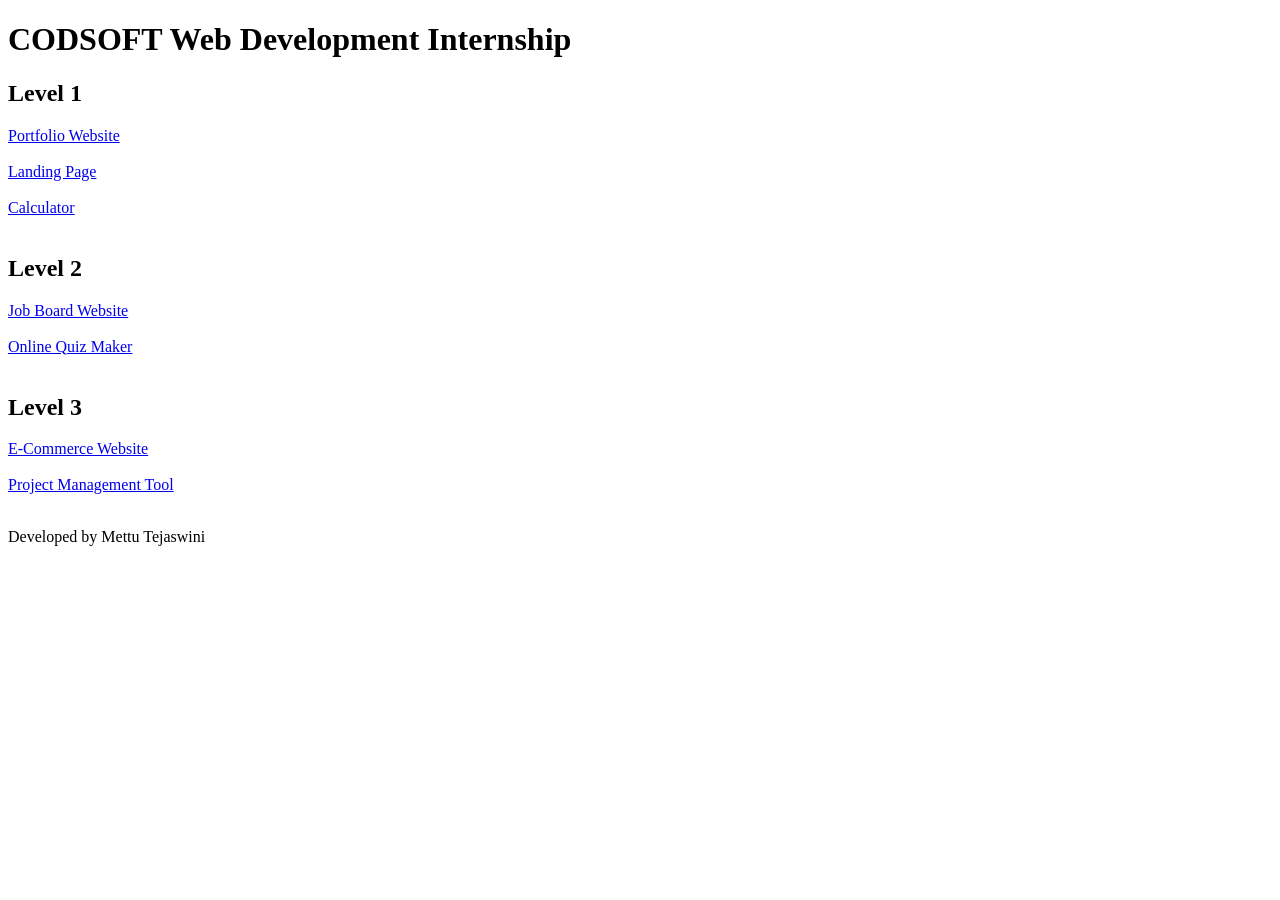
<file: index.html>
<!DOCTYPE html>
<html lang="en">
<head>
    <meta charset="UTF-8">
    <meta name="viewport" content="width=device-width, initial-scale=1.0">
    <title>CODSOFT Projects</title>
</head>
<body>

    <h1>CODSOFT Web Development Internship</h1>

    <h2>Level 1</h2>
    <a href="L1_Portfolio/index.html">Portfolio Website</a><br><br>
    <a href="L1_LandingPage/index.html">Landing Page</a><br><br>
    <a href="L1_Calculator/index.html">Calculator</a><br><br>

    <h2>Level 2</h2>
    <a href="L2_JobBoard/index.html">Job Board Website</a><br><br>
    <a href="L2_QuizMaker/index.html">Online Quiz Maker</a><br><br>

    <h2>Level 3</h2>
    <a href="L3_ECommerce/index.html">E-Commerce Website</a><br><br>
    <a href="L3_ProjectManagement/index.html">Project Management Tool</a><br><br>

    <p>Developed by Mettu Tejaswini</p>

</body>
</html>
</file>
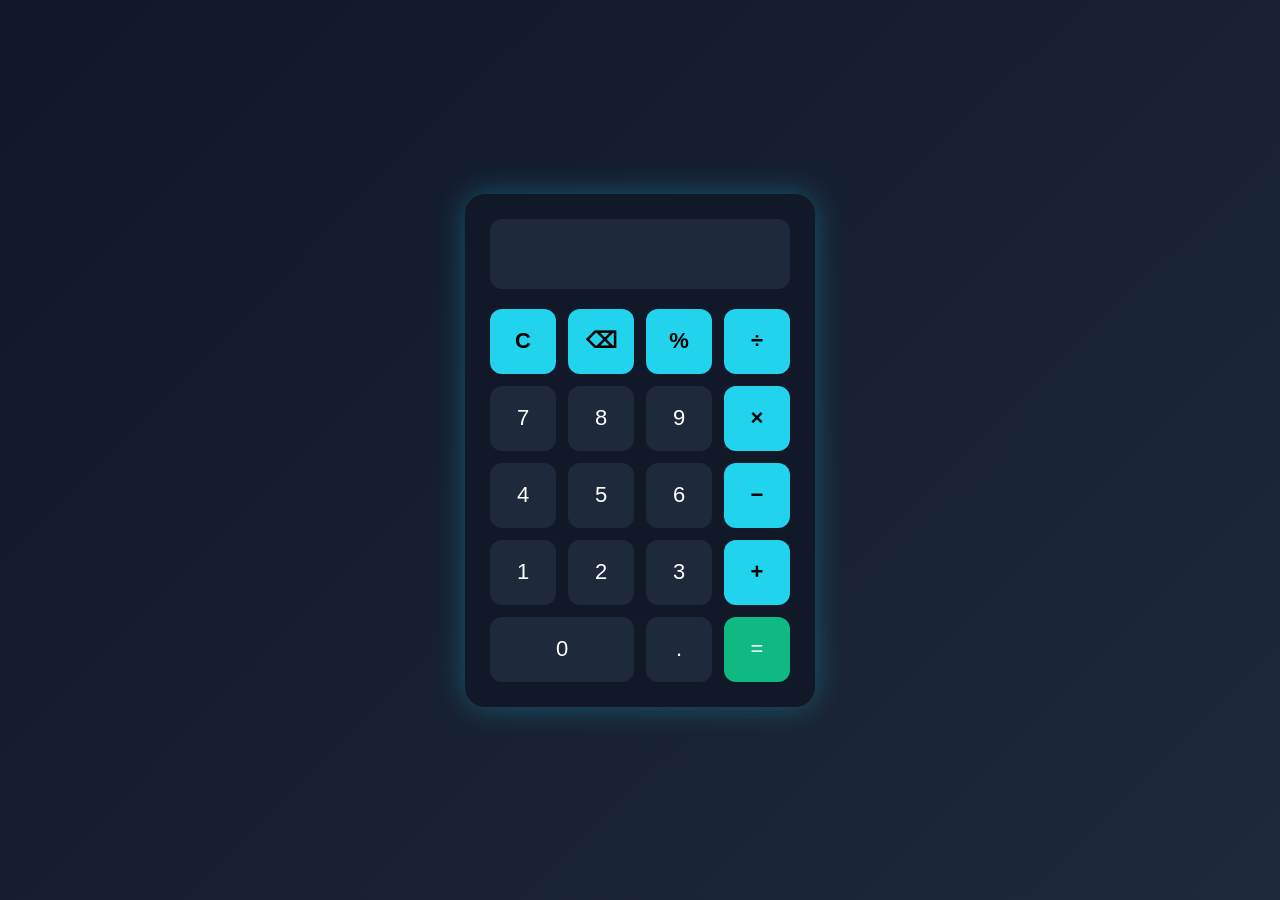
<file: L1_Calculator/index.html>
<!DOCTYPE html>
<html lang="en">
<head>
    <meta charset="UTF-8">
    <meta name="viewport" content="width=device-width, initial-scale=1.0">
    <title>Professional Calculator</title>
    <link rel="stylesheet" href="style.css">
</head>
<body>

<div class="calculator">

    <input type="text" id="display" readonly>

    <div class="buttons">

        <button class="operator" onclick="clearDisplay()">C</button>
        <button class="operator" onclick="deleteLast()">⌫</button>
        <button class="operator" onclick="appendValue('%')">%</button>
        <button class="operator" onclick="appendValue('/')">÷</button>

        <button onclick="appendValue('7')">7</button>
        <button onclick="appendValue('8')">8</button>
        <button onclick="appendValue('9')">9</button>
        <button class="operator" onclick="appendValue('*')">×</button>

        <button onclick="appendValue('4')">4</button>
        <button onclick="appendValue('5')">5</button>
        <button onclick="appendValue('6')">6</button>
        <button class="operator" onclick="appendValue('-')">−</button>

        <button onclick="appendValue('1')">1</button>
        <button onclick="appendValue('2')">2</button>
        <button onclick="appendValue('3')">3</button>
        <button class="operator" onclick="appendValue('+')">+</button>

        <button class="zero" onclick="appendValue('0')">0</button>
        <button onclick="appendValue('.')">.</button>
        <button class="equal" onclick="calculate()">=</button>

    </div>

</div>

<script src="script.js"></script>

</body>
</html>
</file>
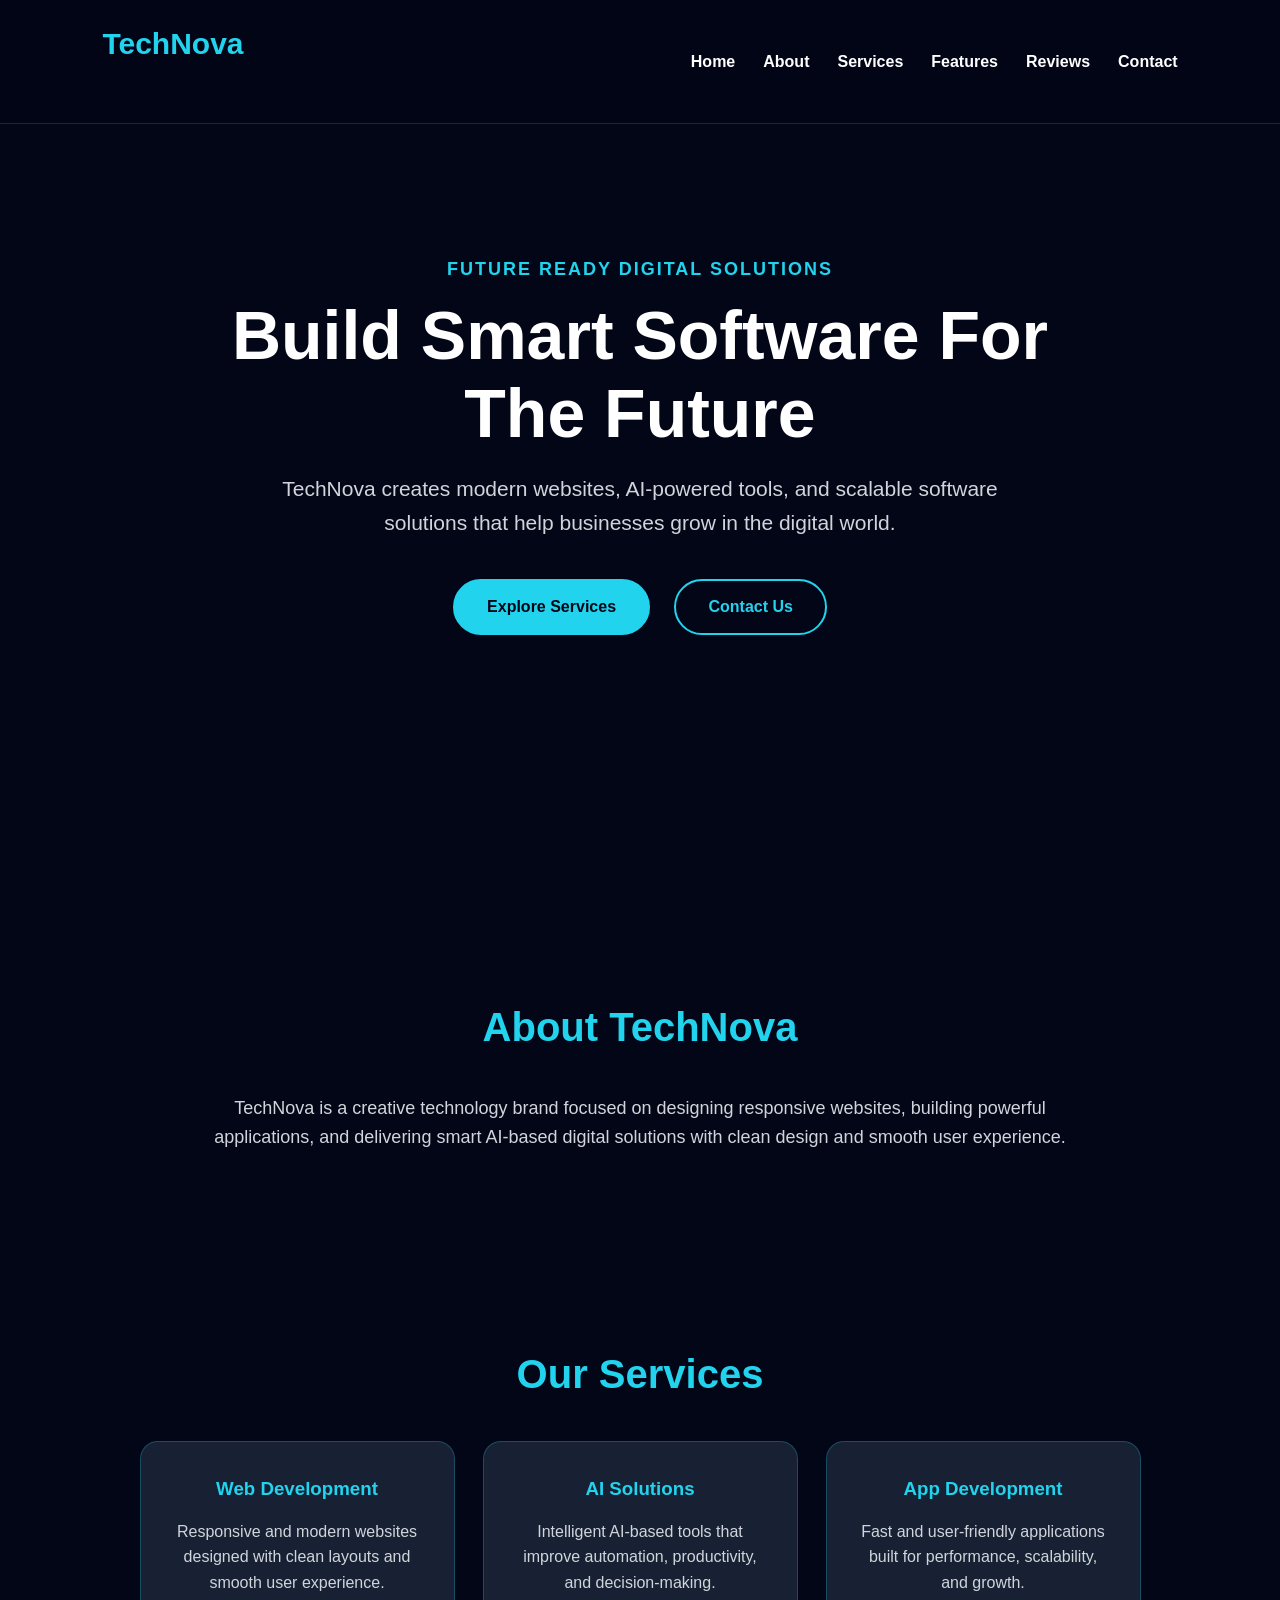
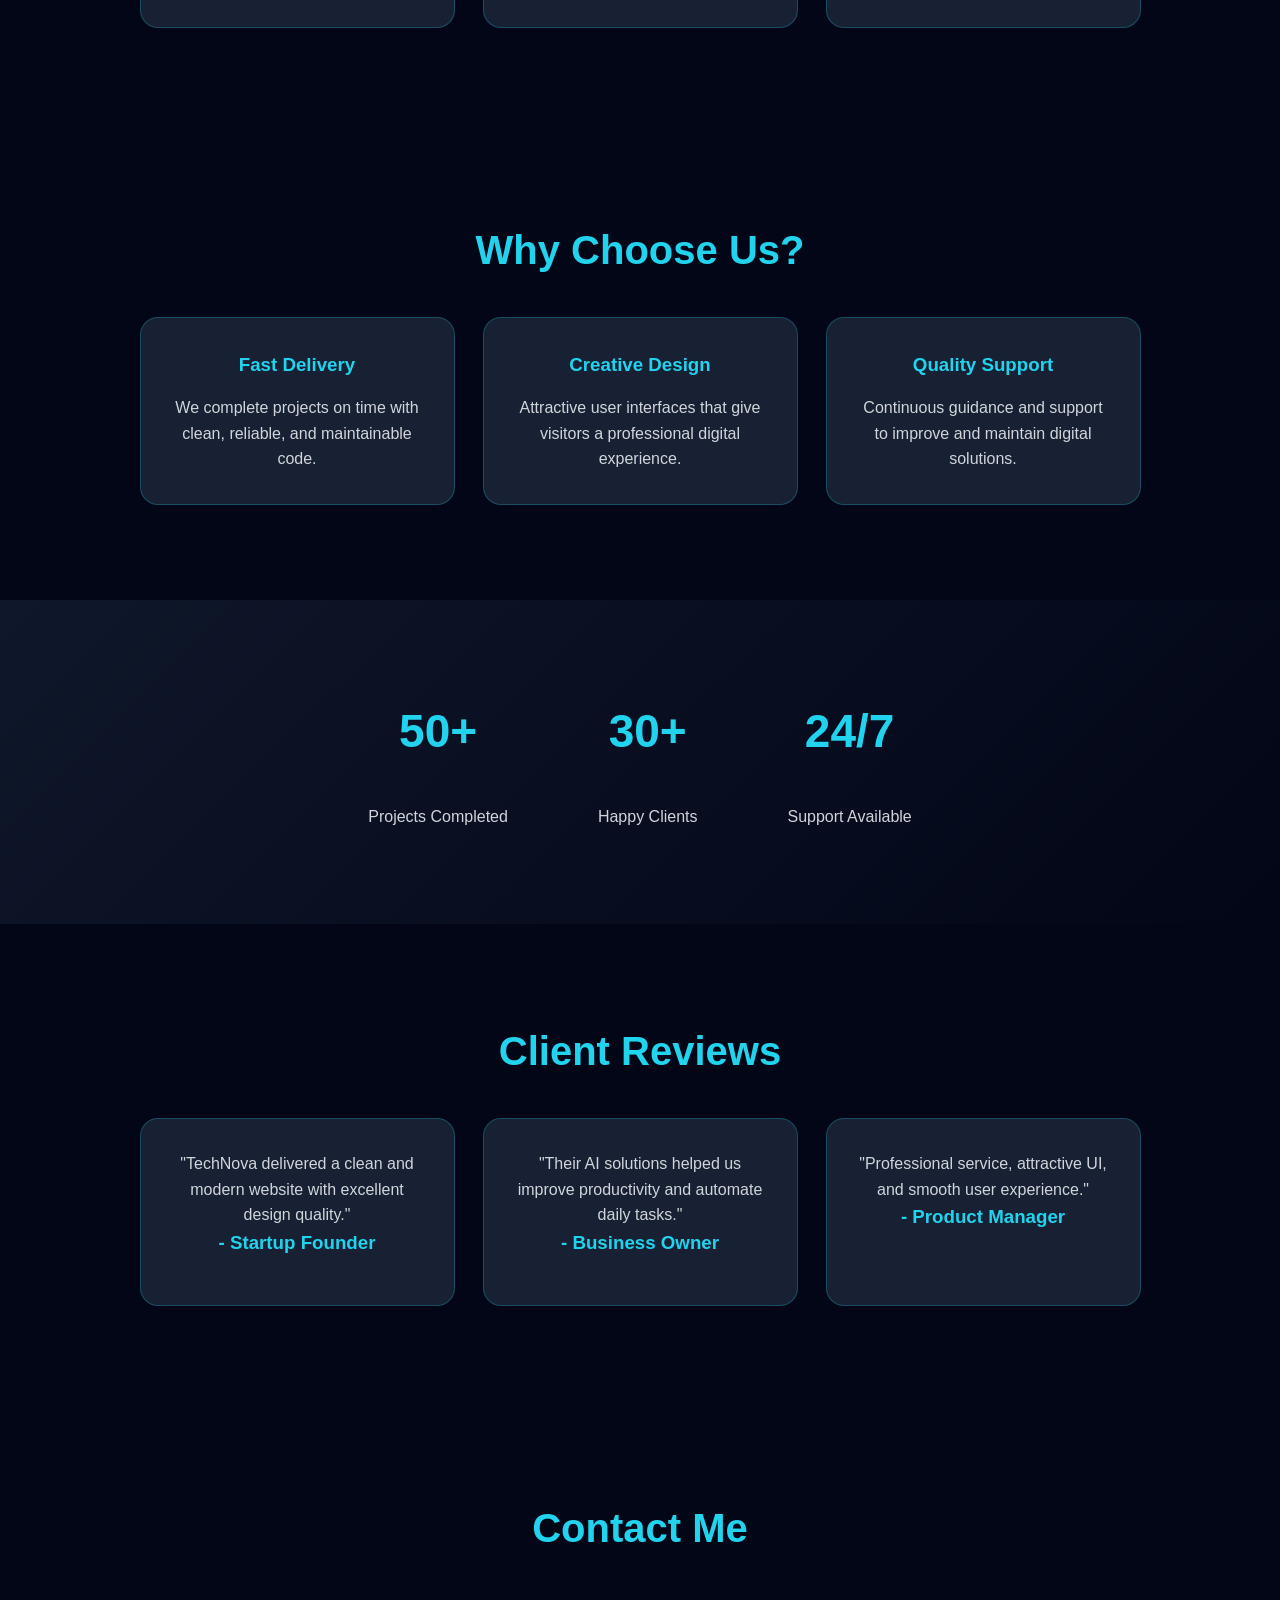
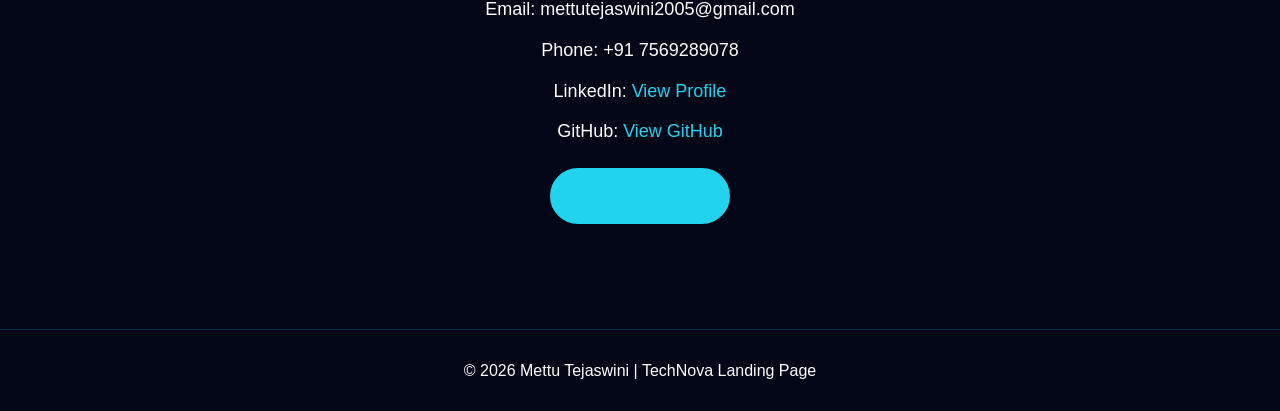
<file: L1_LandingPage/index.html>
<!DOCTYPE html>
<html lang="en">
<head>
    <meta charset="UTF-8">
    <meta name="viewport" content="width=device-width, initial-scale=1.0">
    <title>TechNova | AI & Software Solutions</title>
    <link rel="stylesheet" href="style.css">
</head>
<body>

<header>
    <nav class="navbar">
        <h2 class="logo">TechNova</h2>

        <ul>
            <li><a href="#home">Home</a></li>
            <li><a href="#about">About</a></li>
            <li><a href="#services">Services</a></li>
            <li><a href="#features">Features</a></li>
            <li><a href="#testimonials">Reviews</a></li>
            <li><a href="#contact">Contact</a></li>
        </ul>
    </nav>
</header>

<section class="hero" id="home">
    <div class="hero-content">
        <p class="tagline">Future Ready Digital Solutions</p>

        <h1>Build Smart Software For The Future</h1>

        <p class="hero-text">
            TechNova creates modern websites, AI-powered tools, and scalable
            software solutions that help businesses grow in the digital world.
        </p>

        <div class="buttons">
            <a href="#services" class="btn">Explore Services</a>
            <a href="#contact" class="btn outline">Contact Us</a>
        </div>
    </div>
</section>

<section class="about" id="about">
    <h2>About TechNova</h2>
    <p>
        TechNova is a creative technology brand focused on designing responsive
        websites, building powerful applications, and delivering smart AI-based
        digital solutions with clean design and smooth user experience.
    </p>
</section>

<section class="services" id="services">
    <h2>Our Services</h2>

    <div class="cards">
        <div class="card">
            <h3>Web Development</h3>
            <p>Responsive and modern websites designed with clean layouts and smooth user experience.</p>
        </div>

        <div class="card">
            <h3>AI Solutions</h3>
            <p>Intelligent AI-based tools that improve automation, productivity, and decision-making.</p>
        </div>

        <div class="card">
            <h3>App Development</h3>
            <p>Fast and user-friendly applications built for performance, scalability, and growth.</p>
        </div>
    </div>
</section>

<section class="features" id="features">
    <h2>Why Choose Us?</h2>

    <div class="features-box">
        <div>
            <h3>Fast Delivery</h3>
            <p>We complete projects on time with clean, reliable, and maintainable code.</p>
        </div>

        <div>
            <h3>Creative Design</h3>
            <p>Attractive user interfaces that give visitors a professional digital experience.</p>
        </div>

        <div>
            <h3>Quality Support</h3>
            <p>Continuous guidance and support to improve and maintain digital solutions.</p>
        </div>
    </div>
</section>

<section class="stats">
    <div>
        <h2>50+</h2>
        <p>Projects Completed</p>
    </div>

    <div>
        <h2>30+</h2>
        <p>Happy Clients</p>
    </div>

    <div>
        <h2>24/7</h2>
        <p>Support Available</p>
    </div>
</section>

<section class="testimonials" id="testimonials">
    <h2>Client Reviews</h2>

    <div class="cards">
        <div class="card">
            <p>"TechNova delivered a clean and modern website with excellent design quality."</p>
            <h3>- Startup Founder</h3>
        </div>

        <div class="card">
            <p>"Their AI solutions helped us improve productivity and automate daily tasks."</p>
            <h3>- Business Owner</h3>
        </div>

        <div class="card">
            <p>"Professional service, attractive UI, and smooth user experience."</p>
            <h3>- Product Manager</h3>
        </div>
    </div>
</section>

<section class="contact" id="contact">
    <h2>Contact Me</h2>

    <p>Email: mettutejaswini2005@gmail.com</p>
    <p>Phone: +91 7569289078</p>

    <p>
        LinkedIn:
        <a href="https://www.linkedin.com/in/m-tejaswini-128678366/" target="_blank">
            View Profile
        </a>
    </p>

    <p>
        GitHub:
        <a href="https://github.com/Mettutejureddy45" target="_blank">
            View GitHub
        </a>
    </p>

    <a href="mailto:mettutejaswini2005@gmail.com" class="btn">Send Message</a>
</section>

<footer>
    <p>© 2026 Mettu Tejaswini | TechNova Landing Page</p>
</footer>

</body>
</html>
</file>
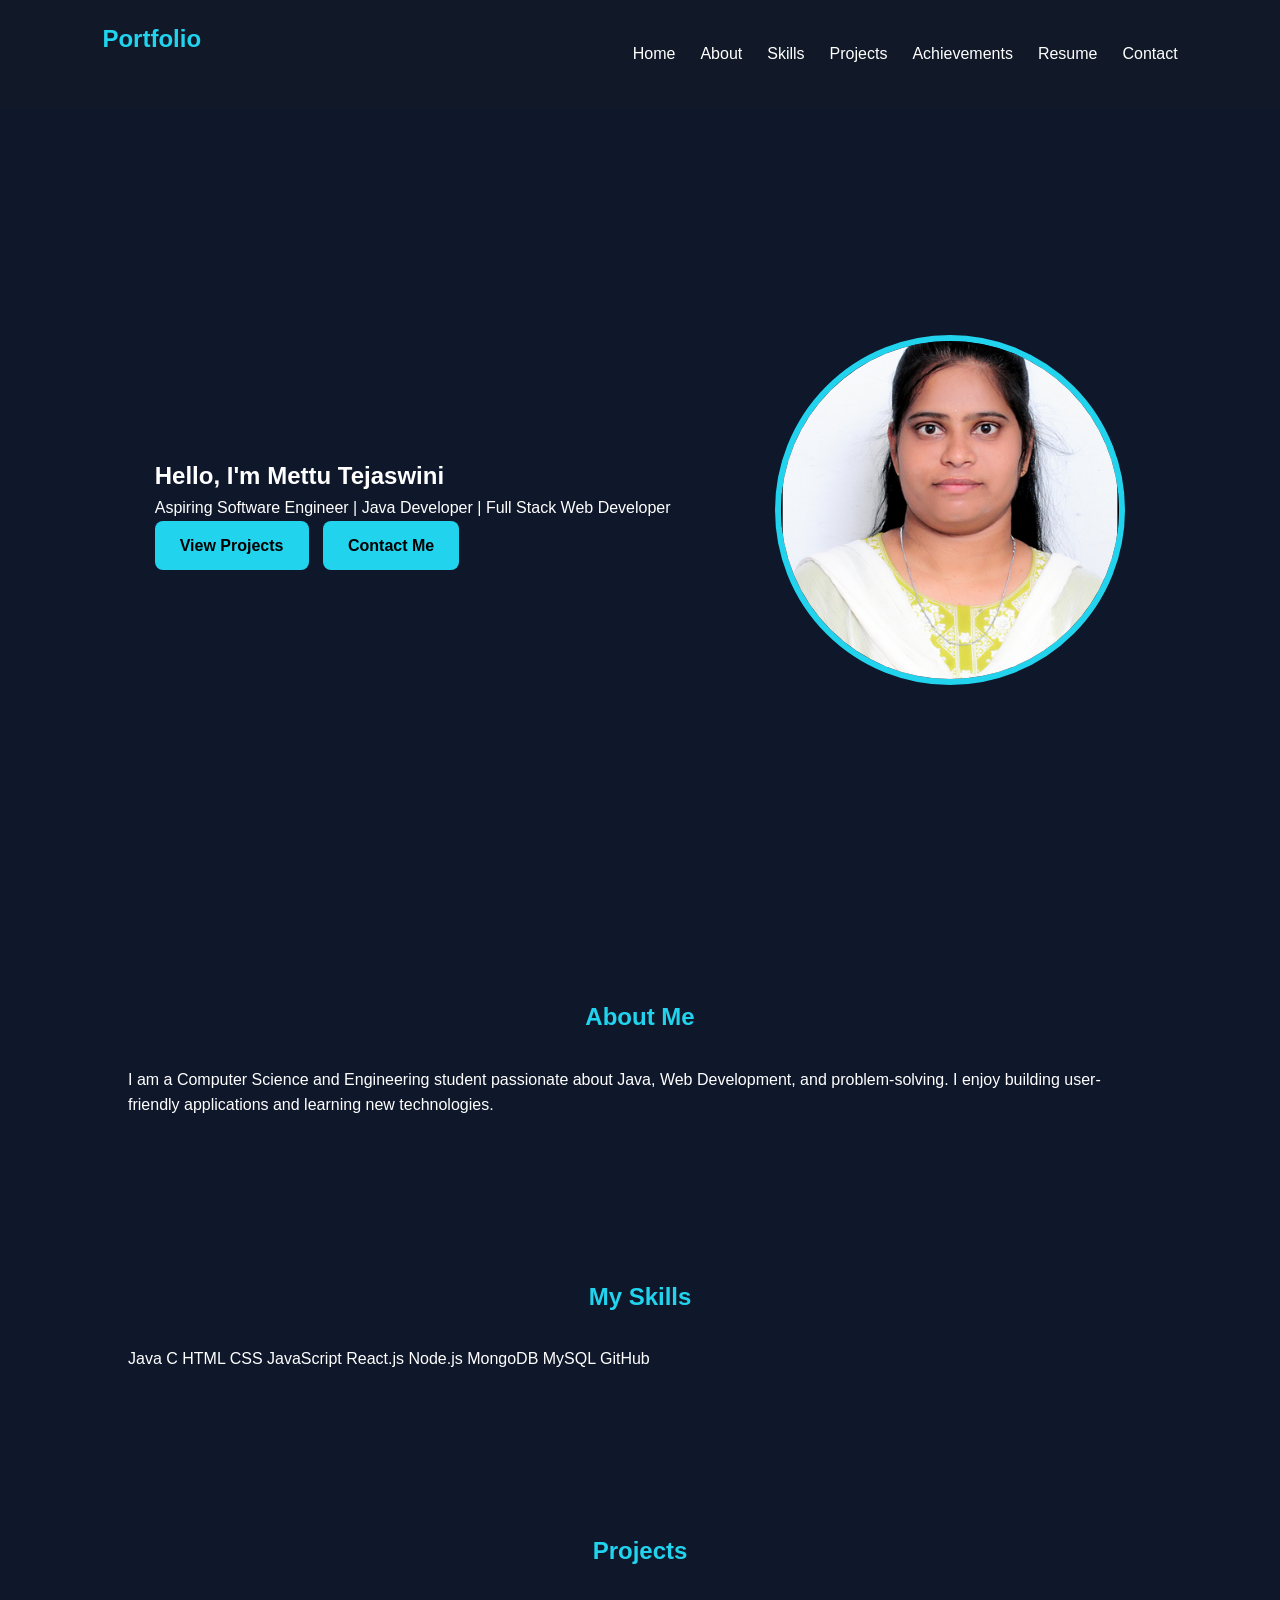
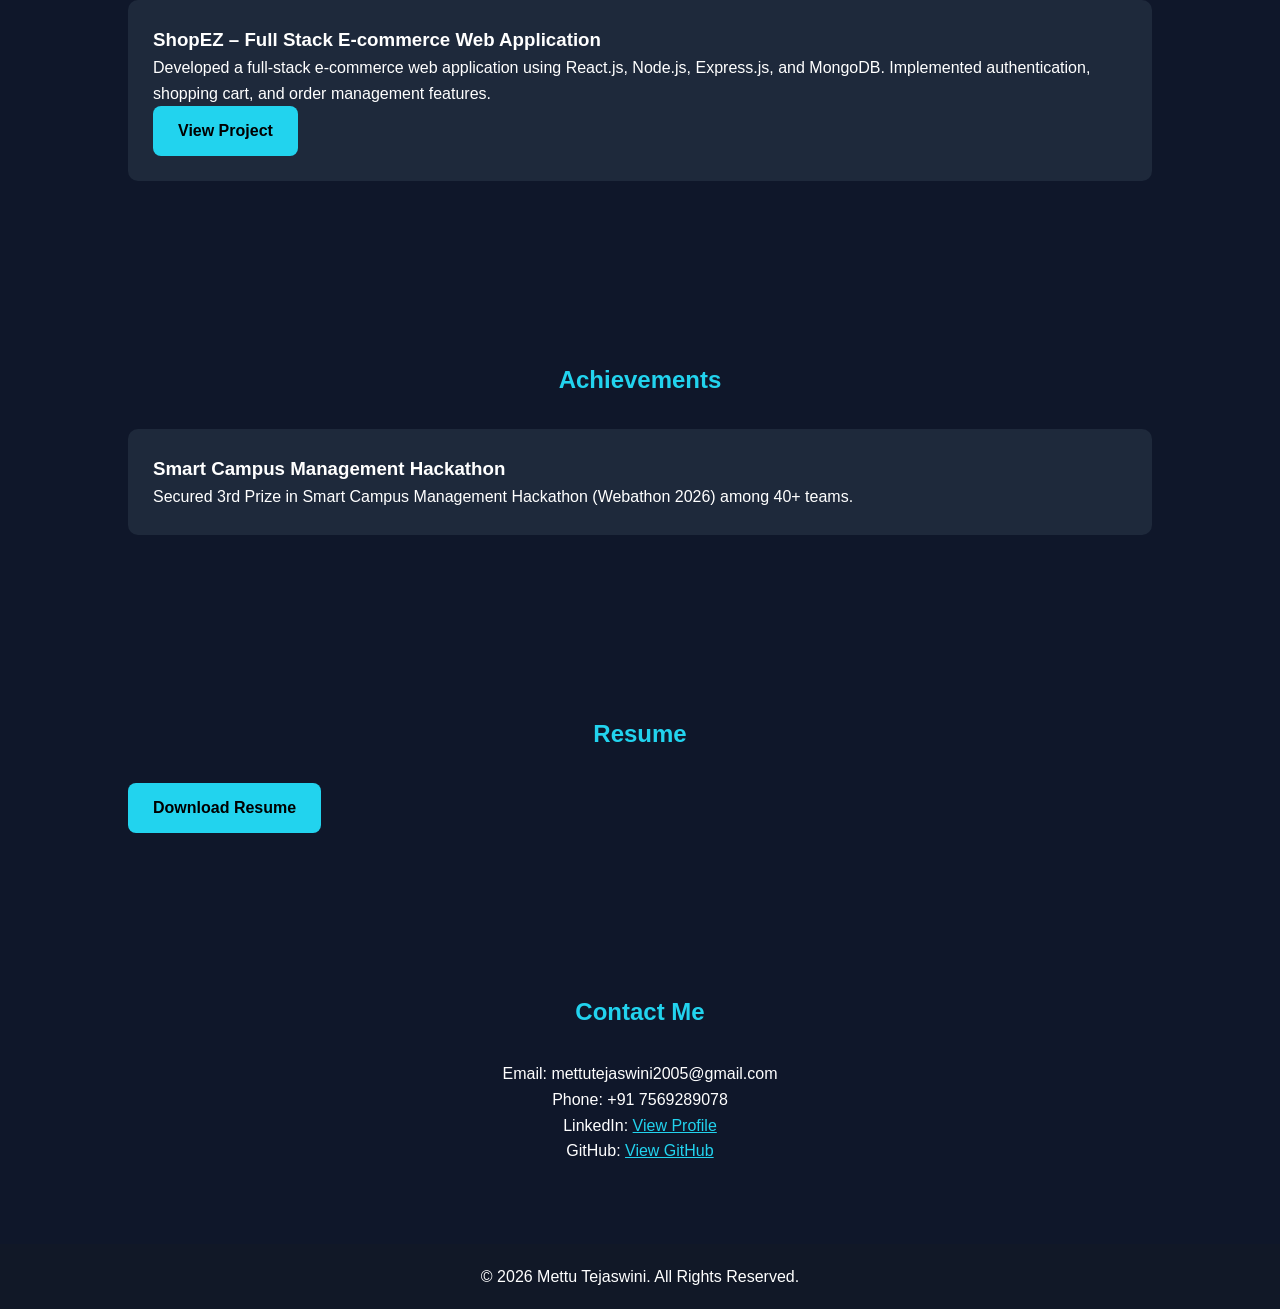
<file: L1_Portfolio/index.html>
<!DOCTYPE html>
<html lang="en">
<head>
    <meta charset="UTF-8">
    <meta name="viewport" content="width=device-width, initial-scale=1.0">
    <title>Mettu Tejaswini | Portfolio</title>
    <link rel="stylesheet" href="style.css">
</head>
<body>

<header>
    <nav class="navbar">
        <h2 class="logo">Portfolio</h2>
        <ul>
            <li><a href="#home">Home</a></li>
            <li><a href="#about">About</a></li>
            <li><a href="#skills">Skills</a></li>
            <li><a href="#projects">Projects</a></li>
            <li><a href="#achievements">Achievements</a></li>
            <li><a href="#resume">Resume</a></li>
            <li><a href="#contact">Contact</a></li>
        </ul>
    </nav>
</header>

<section class="hero" id="home">
    <div class="hero-content">
        <h1>Hello, I'm <span>Mettu Tejaswini</span></h1>
        <p>Aspiring Software Engineer | Java Developer | Full Stack Web Developer</p>

        <div class="hero-buttons">
            <a href="#projects" class="btn">View Projects</a>
            <a href="#contact" class="btn outline">Contact Me</a>
        </div>
    </div>

    <div class="hero-image">
        <img src="images/profile.png" alt="Profile Photo">
    </div>
</section>

<section id="about">
    <h2>About Me</h2>
    <p>
        I am a Computer Science and Engineering student passionate about Java,
        Web Development, and problem-solving. I enjoy building user-friendly
        applications and learning new technologies.
    </p>
</section>

<section id="skills">
    <h2>My Skills</h2>
    <div class="skills-container">
        <span>Java</span>
        <span>C</span>
        <span>HTML</span>
        <span>CSS</span>
        <span>JavaScript</span>
        <span>React.js</span>
        <span>Node.js</span>
        <span>MongoDB</span>
        <span>MySQL</span>
        <span>GitHub</span>
    </div>
</section>

<section id="projects">
    <h2>Projects</h2>

    <div class="card">
        <h3>ShopEZ – Full Stack E-commerce Web Application</h3>
        <p>
            Developed a full-stack e-commerce web application using React.js,
            Node.js, Express.js, and MongoDB. Implemented authentication,
            shopping cart, and order management features.
        </p>
        <a href="https://github.com/Mettutejureddy45/Shopez-ecommerce" target="_blank" class="btn small">
            View Project
        </a>
    </div>
</section>

<section id="achievements">
    <h2>Achievements</h2>

    <div class="card">
        <h3>Smart Campus Management Hackathon</h3>
        <p>
            Secured 3rd Prize in Smart Campus Management Hackathon
            (Webathon 2026) among 40+ teams.
        </p>
    </div>
</section>

<section id="resume">
    <h2>Resume</h2>
    <a href="resume/resume.pdf" download class="btn">Download Resume</a>
</section>

<section id="contact">
    <h2>Contact Me</h2>
    <p>Email: mettutejaswini2005@gmail.com</p>
    <p>Phone: +91 7569289078</p>
    <p>
        LinkedIn:
        <a href="https://www.linkedin.com/in/m-tejaswini-128678366/" target="_blank">View Profile</a>
    </p>
    <p>
        GitHub:
        <a href="https://github.com/Mettutejureddy45" target="_blank">View GitHub</a>
    </p>
</section>

<footer>
    <p>© 2026 Mettu Tejaswini. All Rights Reserved.</p>
</footer>

</body>
</html>
</file>
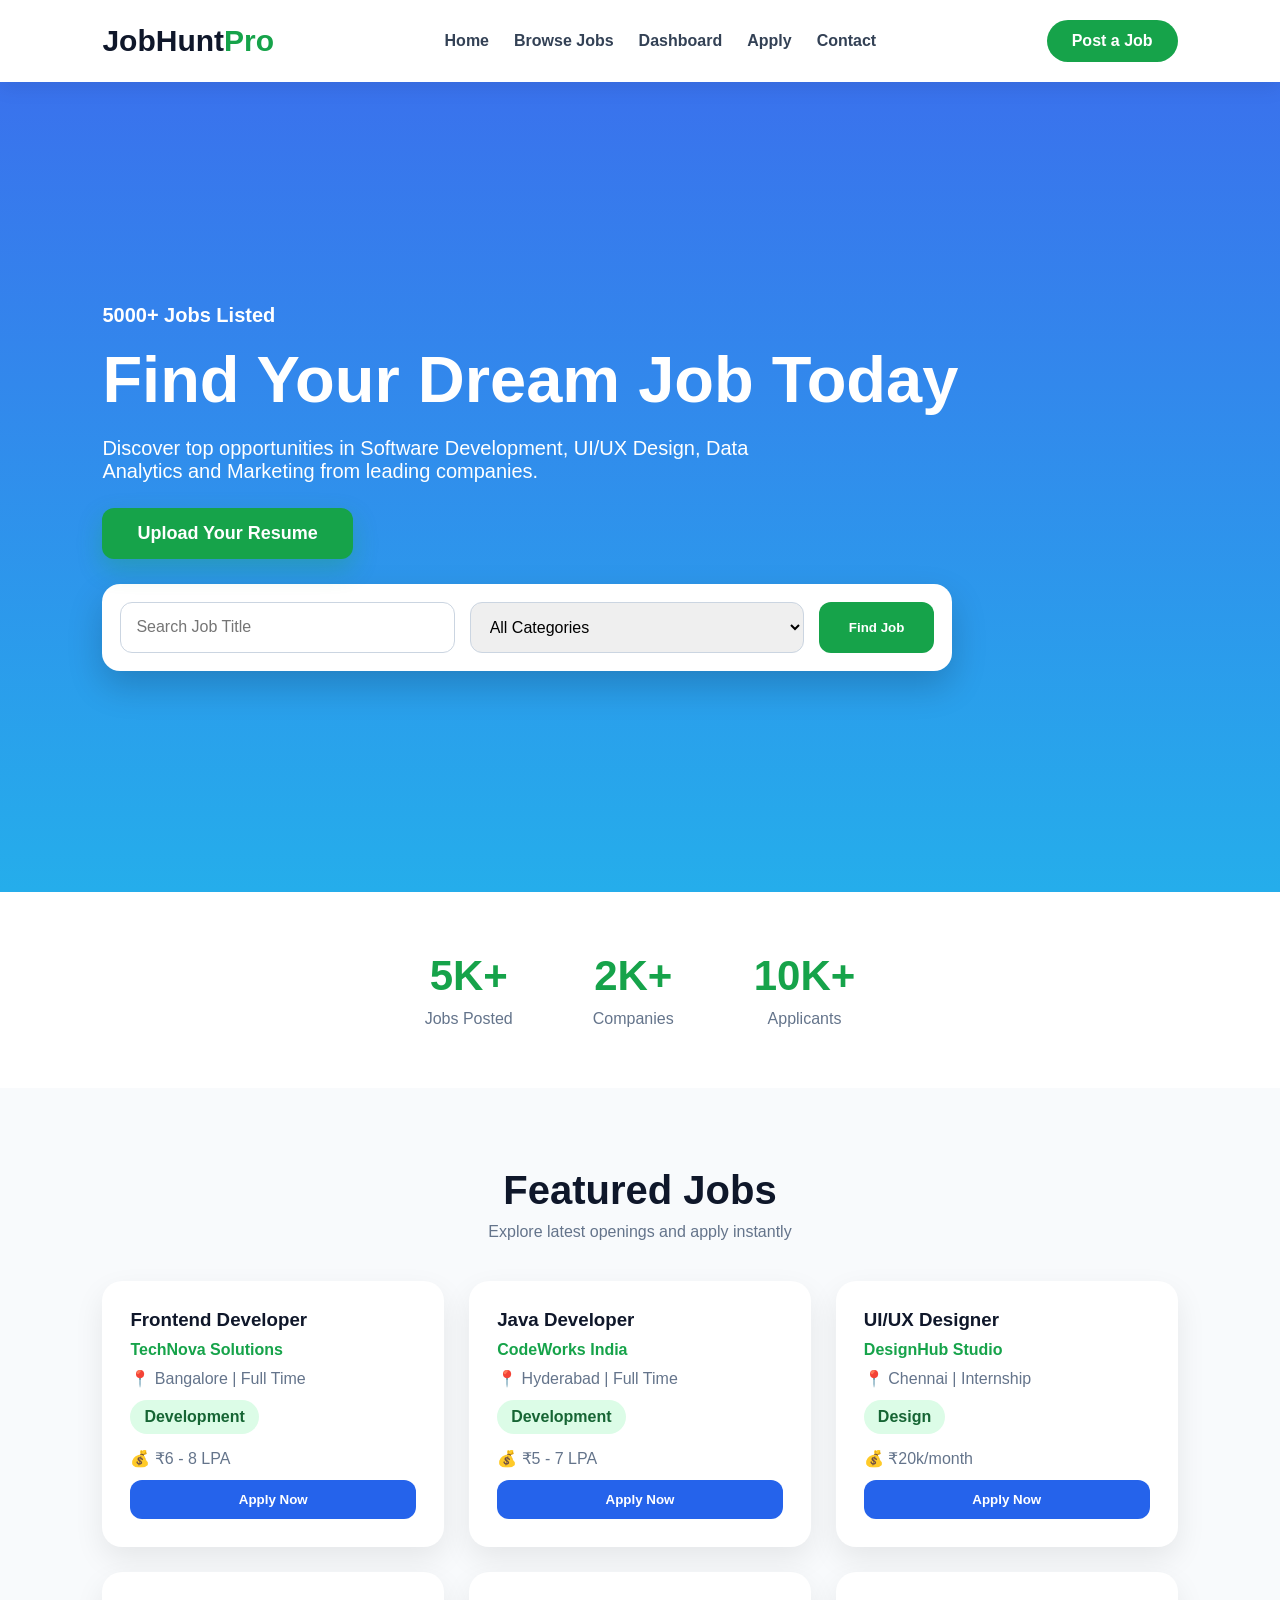
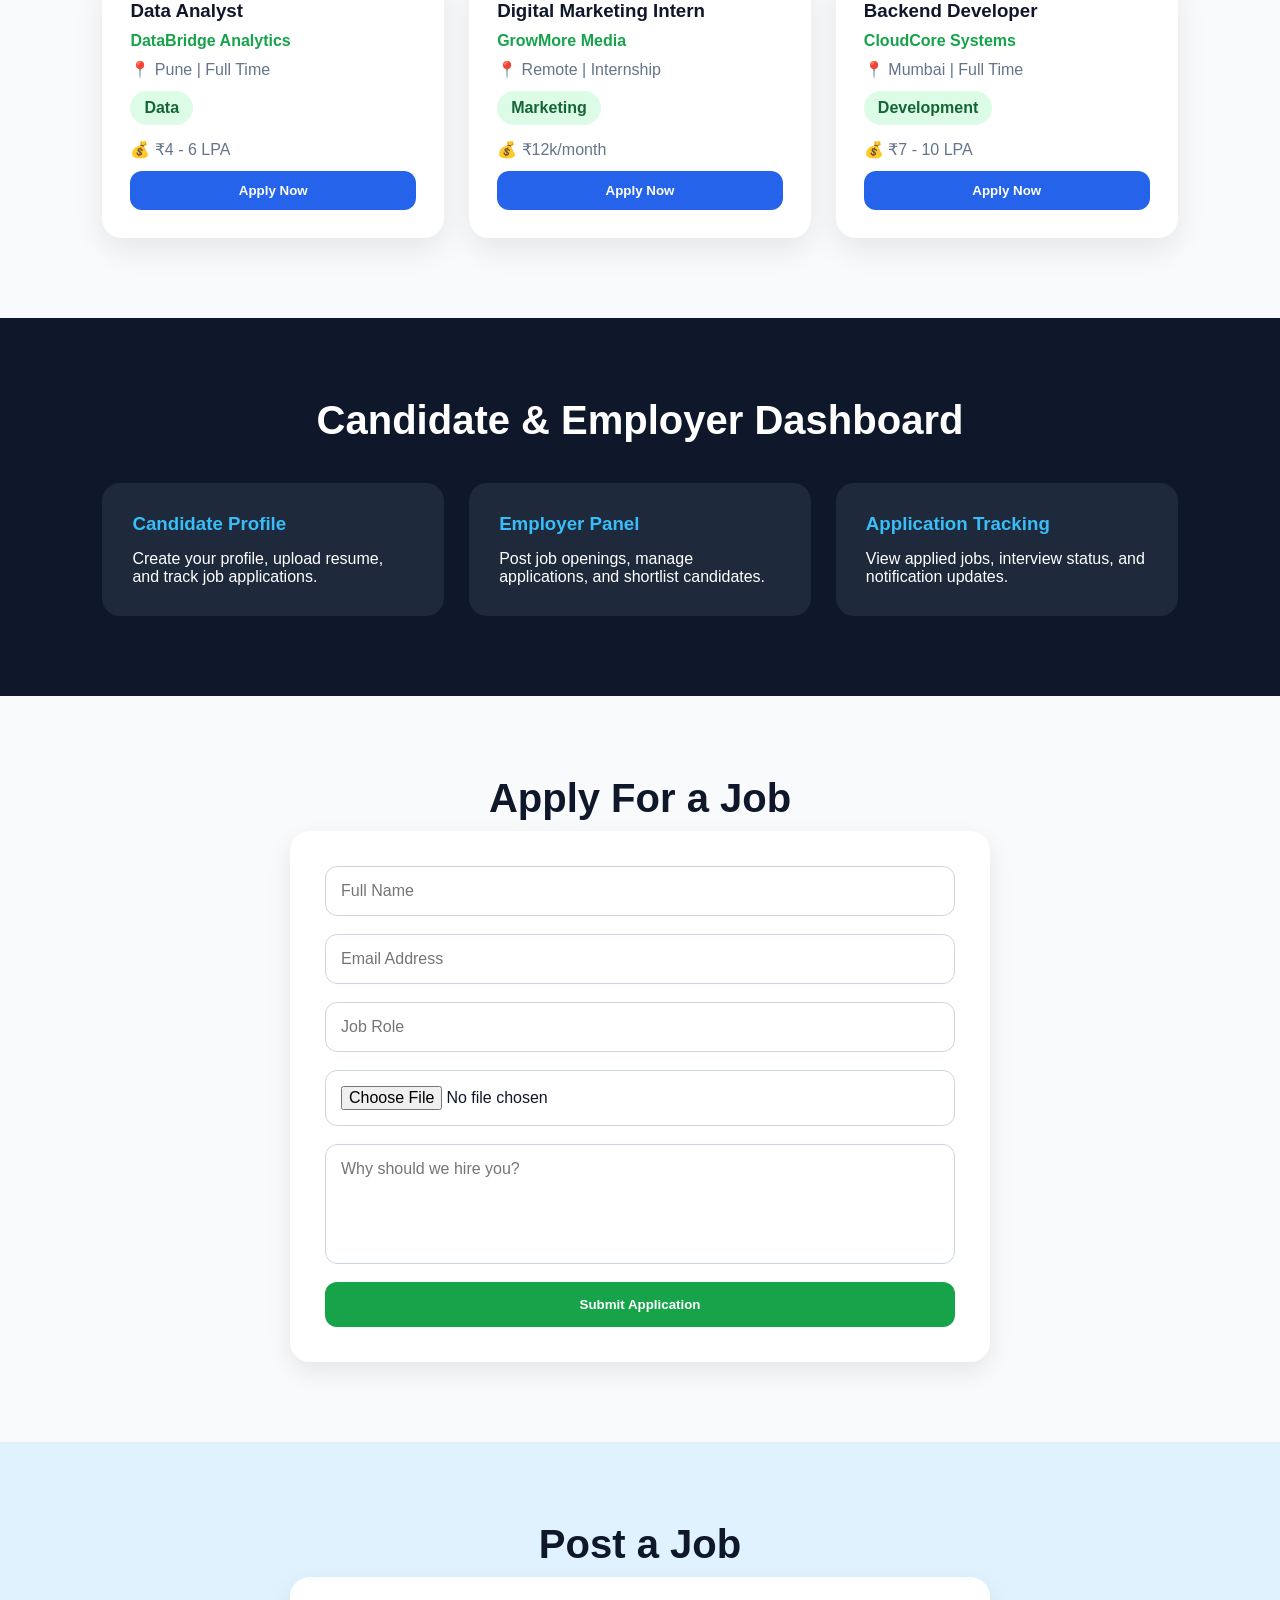
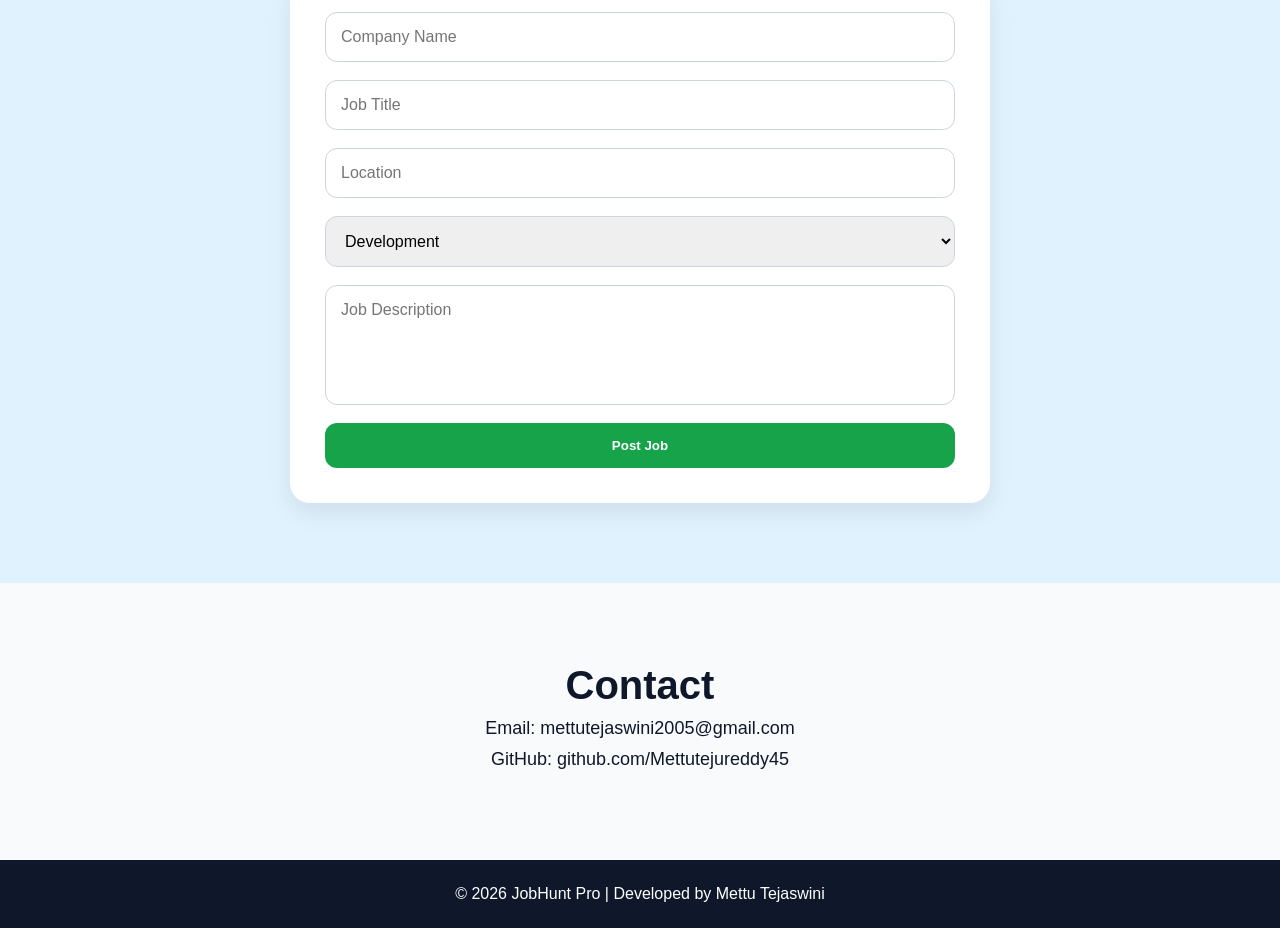
<file: L2_JobBoard/index.html>
<!DOCTYPE html>
<html lang="en">
<head>
    <meta charset="UTF-8">
    <meta name="viewport" content="width=device-width, initial-scale=1.0">
    <title>JobHunt Pro | Job Board</title>
    <link rel="stylesheet" href="style.css">
</head>
<body>

<header class="navbar">
    <div class="logo">JobHunt<span>Pro</span></div>

    <nav>
        <a href="#home">Home</a>
        <a href="#jobs">Browse Jobs</a>
        <a href="#dashboard">Dashboard</a>
        <a href="#apply">Apply</a>
        <a href="#contact">Contact</a>
    </nav>

    <a href="#post" class="post-btn">Post a Job</a>
</header>

<section class="hero" id="home">
    <div class="hero-content">
        <p class="tagline">5000+ Jobs Listed</p>

        <h1>Find Your Dream Job Today</h1>

        <p class="hero-text">
            Discover top opportunities in Software Development, UI/UX Design,
            Data Analytics and Marketing from leading companies.
        </p>

        <div class="hero-buttons">
            <label class="resume-btn">
                Upload Your Resume
                <input type="file" hidden>
            </label>
        </div>

        <div class="search-box">
            <input type="text" id="searchInput" placeholder="Search Job Title">

            <select id="categoryFilter">
                <option value="All">All Categories</option>
                <option value="Development">Development</option>
                <option value="Design">Design</option>
                <option value="Marketing">Marketing</option>
                <option value="Data">Data</option>
            </select>

            <button onclick="searchJobs()">Find Job</button>
        </div>
    </div>
</section>

<section class="stats">
    <div>
        <h2>5K+</h2>
        <p>Jobs Posted</p>
    </div>

    <div>
        <h2>2K+</h2>
        <p>Companies</p>
    </div>

    <div>
        <h2>10K+</h2>
        <p>Applicants</p>
    </div>
</section>

<section class="jobs-section" id="jobs">
    <h2>Featured Jobs</h2>
    <p class="section-subtitle">Explore latest openings and apply instantly</p>

    <div class="jobs-container" id="jobsContainer"></div>
</section>

<section class="dashboard" id="dashboard">
    <h2>Candidate & Employer Dashboard</h2>

    <div class="dashboard-grid">
        <div class="dash-card">
            <h3>Candidate Profile</h3>
            <p>Create your profile, upload resume, and track job applications.</p>
        </div>

        <div class="dash-card">
            <h3>Employer Panel</h3>
            <p>Post job openings, manage applications, and shortlist candidates.</p>
        </div>

        <div class="dash-card">
            <h3>Application Tracking</h3>
            <p>View applied jobs, interview status, and notification updates.</p>
        </div>
    </div>
</section>

<section class="apply-section" id="apply">
    <h2>Apply For a Job</h2>

    <form class="apply-form">
        <input type="text" placeholder="Full Name" required>
        <input type="email" placeholder="Email Address" required>
        <input type="text" placeholder="Job Role" required>
        <input type="file">
        <textarea placeholder="Why should we hire you?"></textarea>
        <button type="submit">Submit Application</button>
    </form>
</section>

<section class="post-job" id="post">
    <h2>Post a Job</h2>

    <form class="apply-form">
        <input type="text" placeholder="Company Name" required>
        <input type="text" placeholder="Job Title" required>
        <input type="text" placeholder="Location" required>

        <select>
            <option>Development</option>
            <option>Design</option>
            <option>Marketing</option>
            <option>Data</option>
        </select>

        <textarea placeholder="Job Description"></textarea>
        <button type="submit">Post Job</button>
    </form>
</section>

<section class="contact" id="contact">
    <h2>Contact</h2>
    <p>Email: mettutejaswini2005@gmail.com</p>
    <p>GitHub: github.com/Mettutejureddy45</p>
</section>

<footer>
    <p>© 2026 JobHunt Pro | Developed by Mettu Tejaswini</p>
</footer>

<script src="script.js"></script>

</body>
</html>
</file>
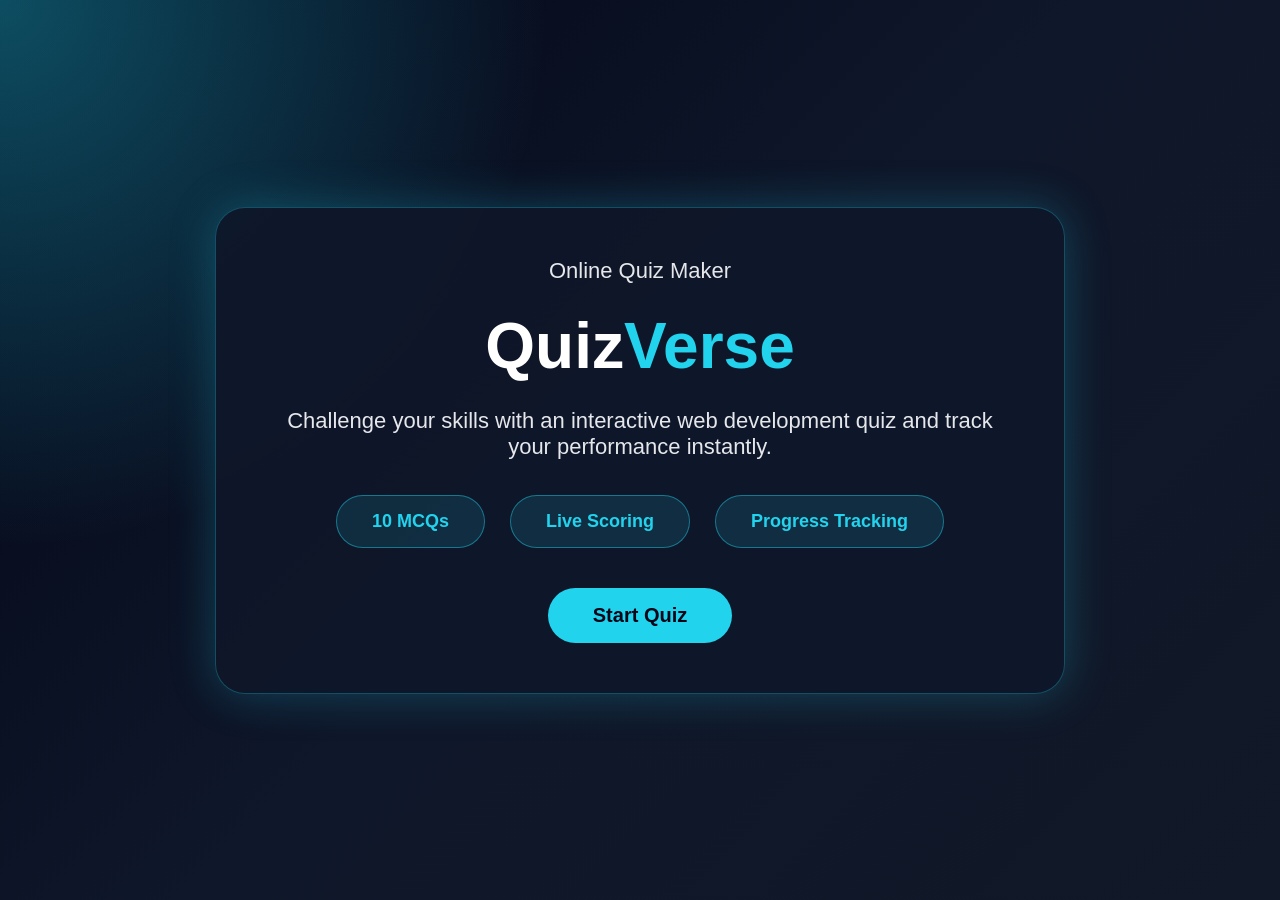
<file: L2_QuizMaker/index.html>
<!DOCTYPE html>
<html lang="en">
<head>
    <meta charset="UTF-8">
    <meta name="viewport" content="width=device-width, initial-scale=1.0">
    <title>QuizVerse | Online Quiz Maker</title>
    <link rel="stylesheet" href="style.css">
</head>
<body>

<div class="app">

    <section class="welcome-screen" id="welcomeScreen">
        <div class="glass-card">
            <p class="tagline">Online Quiz Maker</p>
            <h1>Quiz<span>Verse</span></h1>

            <p class="subtitle">
                Challenge your skills with an interactive web development quiz and track your performance instantly.
            </p>

            <div class="features">
                <div>10 MCQs</div>
                <div>Live Scoring</div>
                <div>Progress Tracking</div>
            </div>

            <button onclick="startQuiz()" class="start-btn">Start Quiz</button>
        </div>
    </section>

    <section class="quiz-screen hide" id="quizScreen">
        <div class="quiz-card">

            <div class="quiz-header">
                <div>
                    <p class="small-title">Web Development Quiz</p>
                    <h2 id="questionNumber">Question 1</h2>
                </div>

                <div class="score-box">
                    Score: <span id="liveScore">0</span>
                </div>
            </div>

            <div class="progress-area">
                <p id="progressText">Question 1 of 10</p>
                <div class="progress-bar">
                    <div id="progress"></div>
                </div>
            </div>

            <h3 id="question">Question text appears here</h3>

            <div class="options" id="options"></div>

            <button id="nextBtn" onclick="nextQuestion()" class="next-btn">Next Question</button>
        </div>
    </section>

    <section class="result-screen hide" id="resultScreen">
        <div class="glass-card result-card">
            <p class="tagline">Performance Report</p>
            <h1>Congratulations!</h1>
            <p class="completion-text">
    You have successfully completed the QuizVerse Challenge.
            </p>

            <div class="score-circle">
                <span id="scoreText">0/10</span>
            </div>

            <h2 id="message">Great Job!</h2>
            <p id="percentageText">You scored 0%</p>

            <div class="result-actions">
    <button onclick="restartQuiz()" class="start-btn">
        Restart Quiz
    </button>

    <button onclick="goHome()" class="outline-btn">
        Back Home
    </button>
</div>
            <footer class="footer">
                © 2026 QuizVerse | Developed by Mettu Tejaswini
            </footer>
        </div>
    </section>

</div>

<script src="script.js"></script>

</body>
</html>
</file>
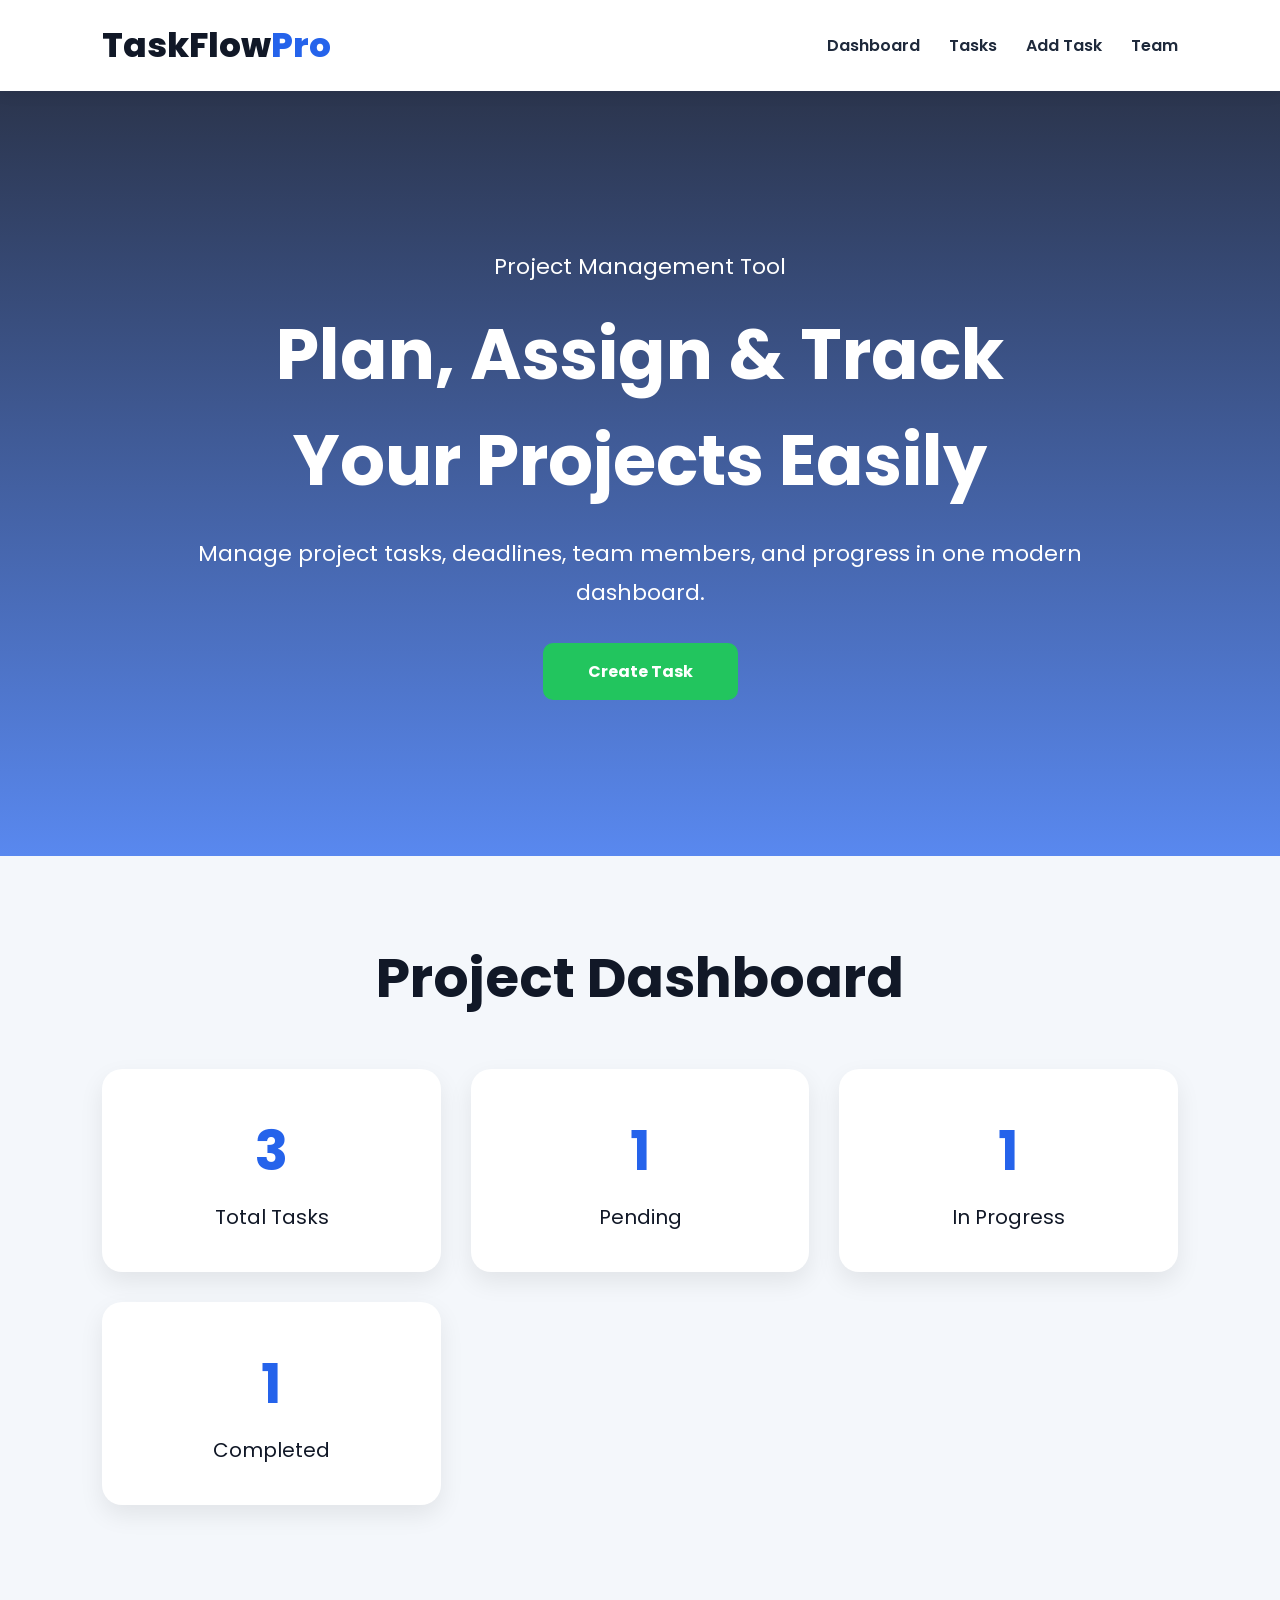
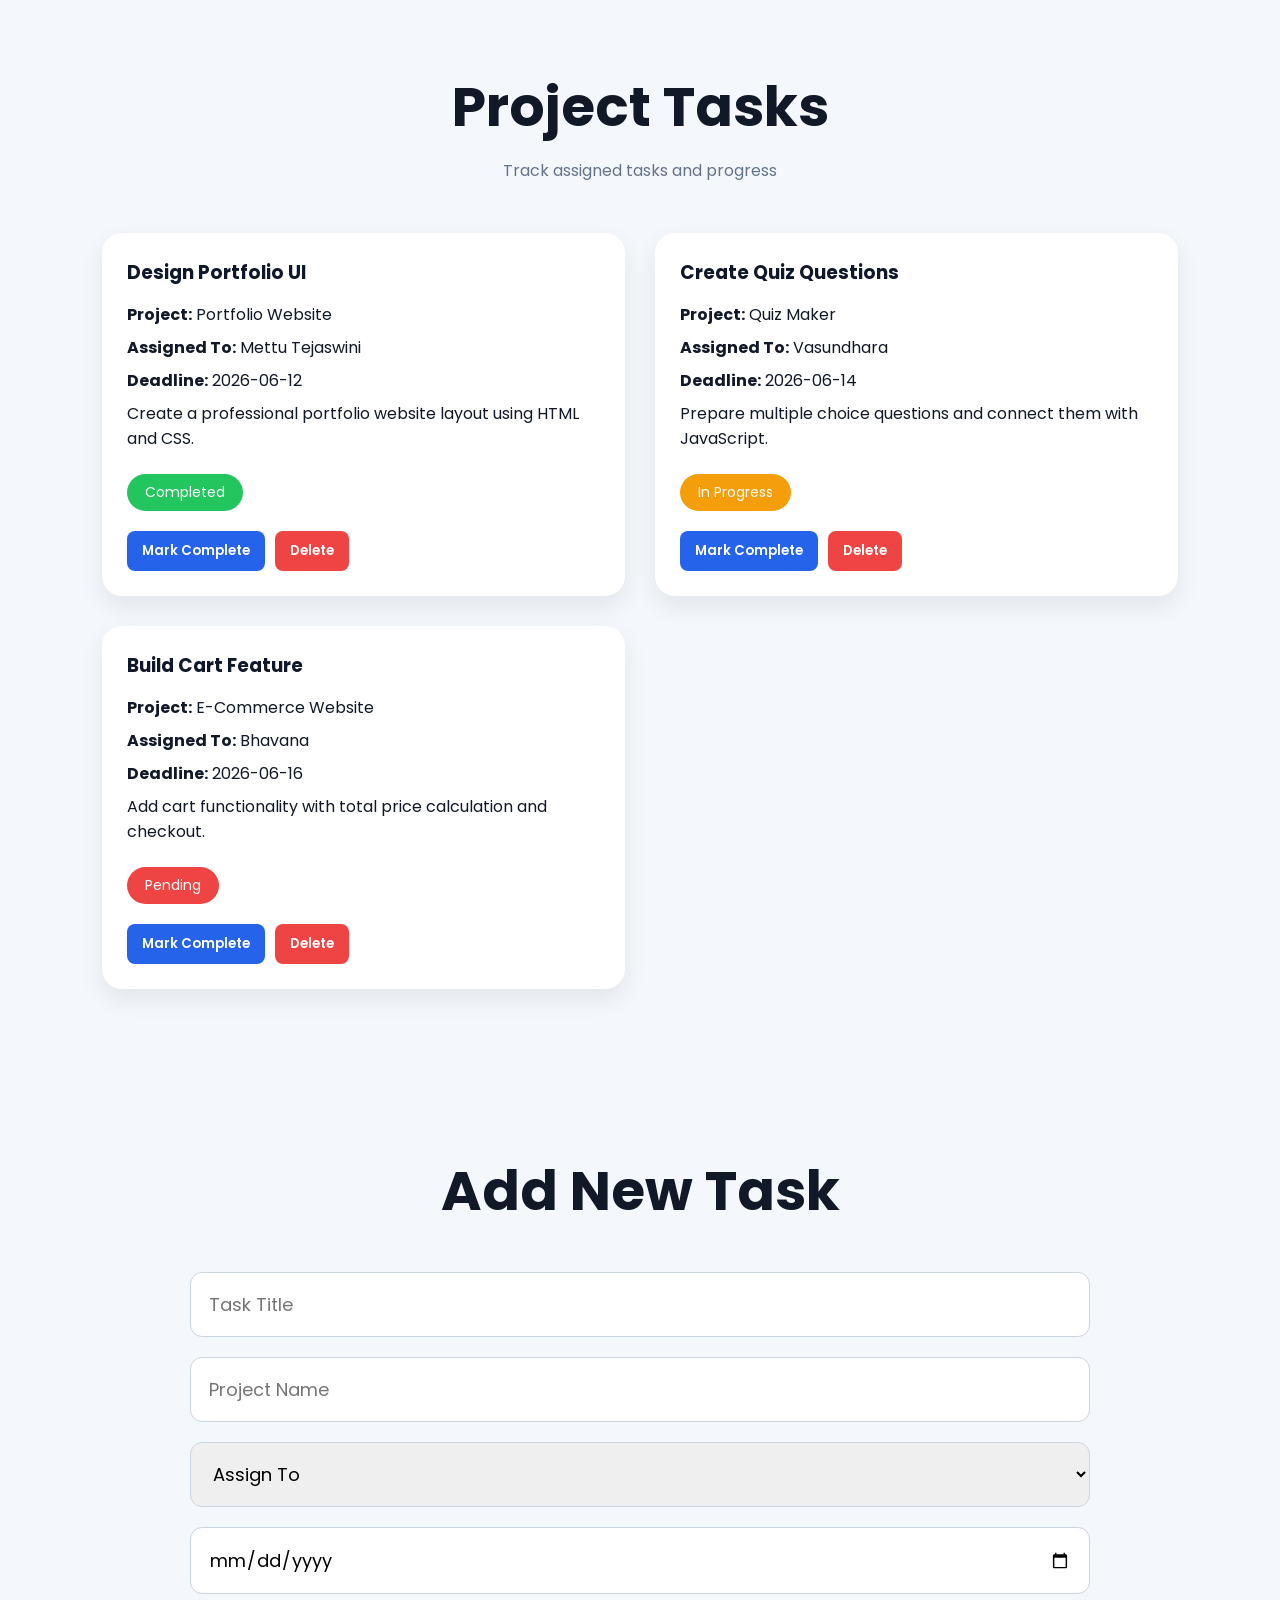
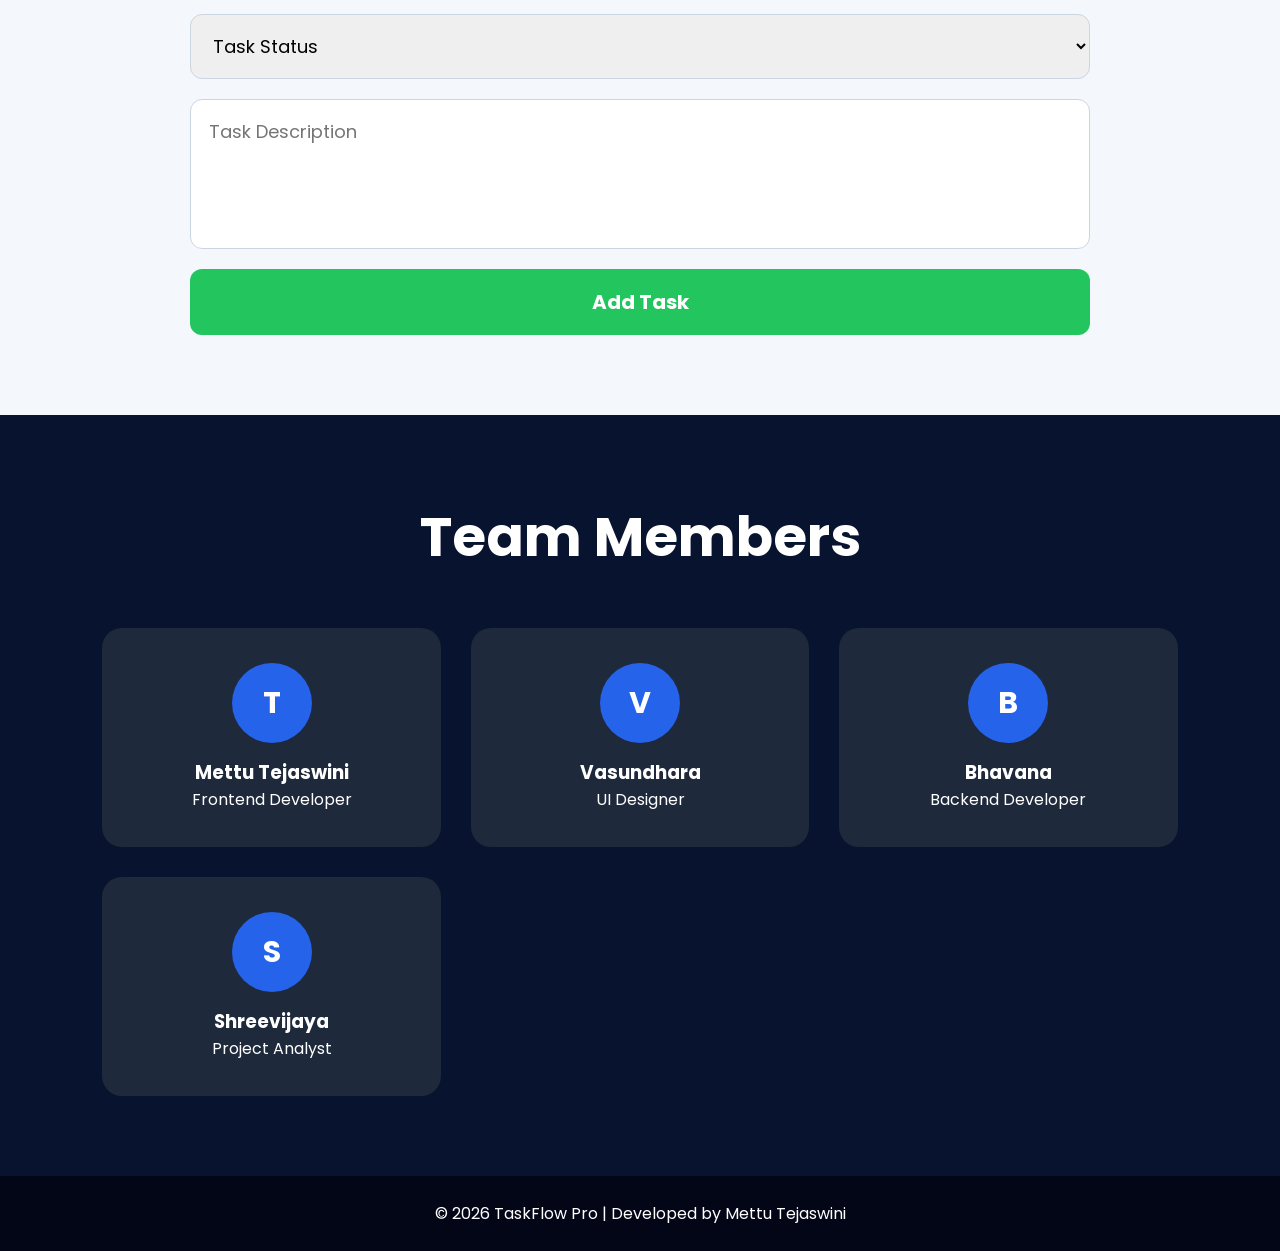
<file: L3_ProjectManagement/index.html>
<!DOCTYPE html>
<html lang="en">
<head>
    <meta charset="UTF-8">
    <meta name="viewport" content="width=device-width, initial-scale=1.0">
    <title>TaskFlow Pro | Project Management Tool</title>
    <link rel="stylesheet" href="style.css">
</head>
<body>

<header class="navbar">
    <div class="logo">TaskFlow<span>Pro</span></div>

    <nav>
        <a href="#dashboard">Dashboard</a>
        <a href="#tasks">Tasks</a>
        <a href="#addTask">Add Task</a>
        <a href="#team">Team</a>
    </nav>
</header>

<section class="hero">
    <div class="hero-content">
        <p class="tagline">Project Management Tool</p>
        <h1>Plan, Assign & Track Your Projects Easily</h1>
        <p>
            Manage project tasks, deadlines, team members, and progress in one modern dashboard.
        </p>
        <a href="#addTask" class="hero-btn">Create Task</a>
    </div>
</section>

<section class="dashboard" id="dashboard">
    <h2>Project Dashboard</h2>

    <div class="stats-grid">
        <div class="stat-card">
            <h3 id="totalTasks">0</h3>
            <p>Total Tasks</p>
        </div>

        <div class="stat-card">
            <h3 id="pendingTasks">0</h3>
            <p>Pending</p>
        </div>

        <div class="stat-card">
            <h3 id="progressTasks">0</h3>
            <p>In Progress</p>
        </div>

        <div class="stat-card">
            <h3 id="completedTasks">0</h3>
            <p>Completed</p>
        </div>
    </div>
</section>

<section class="task-section" id="tasks">
    <h2>Project Tasks</h2>
    <p class="section-subtitle">Track assigned tasks and progress</p>

    <div class="task-container" id="taskContainer"></div>
</section>

<section class="add-task" id="addTask">
    <h2>Add New Task</h2>

    <form class="task-form" id="taskForm">
        <input type="text" id="taskTitle" placeholder="Task Title" required>

        <input type="text" id="projectName" placeholder="Project Name" required>

        <select id="assignedTo" required>
            <option value="">Assign To</option>
            <option value="Mettu Tejaswini">Mettu Tejaswini</option>
            <option value="Vasundhara">Vasundhara</option>
            <option value="Bhavana">Bhavana</option>
            <option value="Shreevijaya">Shreevijaya</option>
        </select>

        <input type="date" id="deadline" required>

        <select id="status" required>
            <option value="">Task Status</option>
            <option value="Pending">Pending</option>
            <option value="In Progress">In Progress</option>
            <option value="Completed">Completed</option>
        </select>

        <textarea id="description" placeholder="Task Description" required></textarea>

        <button type="submit">Add Task</button>
    </form>
</section>

<section class="team" id="team">
    <h2>Team Members</h2>

    <div class="team-grid">
        <div class="team-card">
            <div class="avatar">T</div>
            <h3>Mettu Tejaswini</h3>
            <p>Frontend Developer</p>
        </div>

        <div class="team-card">
            <div class="avatar">V</div>
            <h3>Vasundhara</h3>
            <p>UI Designer</p>
        </div>

        <div class="team-card">
            <div class="avatar">B</div>
            <h3>Bhavana</h3>
            <p>Backend Developer</p>
        </div>

        <div class="team-card">
            <div class="avatar">S</div>
            <h3>Shreevijaya</h3>
            <p>Project Analyst</p>
        </div>
    </div>
</section>

<footer>
    <p>© 2026 TaskFlow Pro | Developed by Mettu Tejaswini</p>
</footer>

<script src="script.js"></script>
</body>
</html>
</file>
<file: L1_Calculator/style.css>
*{
    margin:0;
    padding:0;
    box-sizing:border-box;
    font-family:'Segoe UI',sans-serif;
}

body{
    height:100vh;
    display:flex;
    justify-content:center;
    align-items:center;
    background:linear-gradient(135deg,#0f172a,#1e293b);
}

.calculator{
    background:#111827;
    padding:25px;
    border-radius:20px;
    box-shadow:0 0 30px rgba(34,211,238,0.3);
    width:350px;
}

#display{
    width:100%;
    height:70px;
    border:none;
    outline:none;
    text-align:right;
    font-size:30px;
    padding:15px;
    border-radius:12px;
    background:#1e293b;
    color:white;
    margin-bottom:20px;
}

.buttons{
    display:grid;
    grid-template-columns:repeat(4,1fr);
    gap:12px;
}

button{
    height:65px;
    border:none;
    border-radius:12px;
    font-size:22px;
    cursor:pointer;
    background:#1e293b;
    color:white;
    transition:0.3s;
}

button:hover{
    transform:scale(1.05);
    background:#334155;
}

.operator{
    background:#22d3ee;
    color:#000;
    font-weight:bold;
}

.equal{
    background:#10b981;
    color:white;
}

.zero{
    grid-column:span 2;
}
</file>
<file: L1_LandingPage/style.css>
* {
    margin: 0;
    padding: 0;
    box-sizing: border-box;
}

html {
    scroll-behavior: smooth;
}

body {
    font-family: 'Segoe UI', sans-serif;
    background: #020617;
    color: white;
    line-height: 1.6;
}

.navbar {
    width: 100%;
    padding: 20px 8%;
    background: rgba(2, 6, 23, 0.82);
    display: flex;
    justify-content: space-between;
    align-items: center;
    position: fixed;
    top: 0;
    z-index: 1000;
    border-bottom: 1px solid rgba(34, 211, 238, 0.2);
}

.logo {
    color: #22d3ee;
    font-size: 30px;
    font-weight: bold;
}

.navbar ul {
    display: flex;
    list-style: none;
    gap: 28px;
}

.navbar ul li a {
    color: white;
    text-decoration: none;
    font-weight: 600;
}

.navbar ul li a:hover {
    color: #22d3ee;
}

.hero {
    min-height: 100vh;
    background: linear-gradient(rgba(2, 6, 23, 0.78), rgba(2, 6, 23, 0.9)),
    url("https://images.unsplash.com/photo-1516321318423-f06f85e504b3?auto=format&fit=crop&w=1600&q=80");
    background-size: cover;
    background-position: center;
    display: flex;
    align-items: center;
    justify-content: center;
    text-align: center;
    padding: 0 10%;
}

.hero-content {
    max-width: 950px;
}

.tagline {
    color: #22d3ee;
    font-size: 18px;
    letter-spacing: 2px;
    text-transform: uppercase;
    margin-bottom: 12px;
    font-weight: 700;
}

.hero-content h1 {
    font-size: 68px;
    line-height: 1.15;
    margin-bottom: 20px;
}

.hero-text {
    font-size: 21px;
    max-width: 750px;
    margin: 0 auto 30px;
    color: #d1d5db;
}

.btn {
    display: inline-block;
    background: #22d3ee;
    color: #020617;
    padding: 13px 32px;
    border-radius: 30px;
    text-decoration: none;
    font-weight: bold;
    margin: 10px;
    border: 2px solid #22d3ee;
}

.btn:hover {
    background: transparent;
    color: #22d3ee;
}

.outline {
    background: transparent;
    color: #22d3ee;
}

.outline:hover {
    background: #22d3ee;
    color: #020617;
}

section {
    padding: 95px 10%;
}

h2 {
    text-align: center;
    color: #22d3ee;
    font-size: 40px;
    margin-bottom: 35px;
}

.about p {
    max-width: 900px;
    margin: auto;
    text-align: center;
    font-size: 18px;
    color: #d1d5db;
}

.cards,
.features-box {
    display: flex;
    justify-content: center;
    gap: 28px;
    flex-wrap: wrap;
}

.card,
.features-box div {
    background: rgba(30, 41, 59, 0.78);
    width: 315px;
    padding: 32px;
    border-radius: 18px;
    text-align: center;
    border: 1px solid rgba(34, 211, 238, 0.25);
}

.card:hover,
.features-box div:hover {
    transform: translateY(-12px);
    box-shadow: 0 0 28px rgba(34, 211, 238, 0.45);
}

.card h3,
.features-box h3 {
    color: #22d3ee;
    margin-bottom: 15px;
}

.card p,
.features-box p {
    color: #d1d5db;
}

.stats {
    background: linear-gradient(135deg, #0f172a, #020617);
    display: flex;
    justify-content: center;
    gap: 90px;
    text-align: center;
    flex-wrap: wrap;
}

.stats h2 {
    font-size: 46px;
}

.stats p {
    color: #d1d5db;
}

.testimonials {
    background: #020617;
}

.contact {
    text-align: center;
}

.contact p {
    margin: 12px 0;
    font-size: 18px;
}

.contact a {
    color: #22d3ee;
    text-decoration: none;
}

footer {
    background: #020617;
    text-align: center;
    padding: 28px;
    border-top: 1px solid rgba(34, 211, 238, 0.2);
}
</file>
<file: L1_Portfolio/style.css>
*{
    margin:0;
    padding:0;
    box-sizing:border-box;
    font-family:Arial, sans-serif;
}

body{
    background:#0f172a;
    color:white;
    line-height:1.6;
}

header{
    background:#111827;
    padding:20px 8%;
    position:sticky;
    top:0;
}

nav{
    display:flex;
    justify-content:space-between;
    align-items:center;
}

.logo{
    color:#22d3ee;
}

nav ul{
    display:flex;
    list-style:none;
}

nav ul li{
    margin-left:25px;
}

nav ul li a{
    color:white;
    text-decoration:none;
}

.hero{
    display:flex;
    justify-content:space-around;
    align-items:center;
    min-height:90vh;
    padding:50px 8%;
}

.hero-text{
    max-width:550px;
}

.hero-text h1{
    font-size:60px;
    margin-bottom:20px;
}

.hero-text span{
    color:#22d3ee;
}

.hero-text p{
    font-size:20px;
    margin-bottom:30px;
}

.hero-image img{
    width:350px;
    height:350px;
    border-radius:50%;
    border:6px solid #22d3ee;
    object-fit:cover;
}

.btn{
    display:inline-block;
    background:#22d3ee;
    color:black;
    padding:12px 25px;
    border-radius:8px;
    text-decoration:none;
    margin-right:10px;
    font-weight:bold;
}

.btn-outline{
    background:transparent;
    border:2px solid #22d3ee;
    color:#22d3ee;
}

section{
    padding:80px 10%;
}

h2{
    text-align:center;
    margin-bottom:30px;
    color:#22d3ee;
}

.skills-box{
    text-align:center;
}

.skills-box span{
    display:inline-block;
    background:#1e293b;
    padding:10px 20px;
    margin:10px;
    border-radius:25px;
}

.card{
    background:#1e293b;
    padding:25px;
    border-radius:10px;
    margin-bottom:20px;
}

.project-btn{
    display:inline-block;
    margin-top:15px;
    color:#22d3ee;
    text-decoration:none;
}

#contact{
    text-align:center;
}

#contact a{
    color:#22d3ee;
}

footer{
    text-align:center;
    background:#111827;
    padding:20px;
}
</file>
<file: L2_JobBoard/style.css>
*{
    margin:0;
    padding:0;
    box-sizing:border-box;
    font-family:'Segoe UI',sans-serif;
}

html{
    scroll-behavior:smooth;
}

body{
    background:#f8fafc;
    color:#0f172a;
}

.navbar{
    width:100%;
    padding:20px 8%;
    background:#fff;
    display:flex;
    justify-content:space-between;
    align-items:center;
    position:sticky;
    top:0;
    z-index:1000;
    box-shadow:0 5px 20px rgba(0,0,0,0.08);
}

.logo{
    font-size:30px;
    font-weight:900;
}

.logo span{
    color:#16a34a;
}

.navbar nav{
    display:flex;
    gap:25px;
}

.navbar nav a{
    text-decoration:none;
    color:#334155;
    font-weight:700;
    transition:.3s;
}

.navbar nav a:hover{
    color:#16a34a;
}

.post-btn{
    background:#16a34a;
    color:white;
    text-decoration:none;
    padding:12px 25px;
    border-radius:30px;
    font-weight:700;
}

.hero{
    min-height:90vh;
    background:
    linear-gradient(rgba(37,99,235,.9),rgba(14,165,233,.9)),
    url("https://images.unsplash.com/photo-1521737604893-d14cc237f11d?auto=format&fit=crop&w=1600&q=80");
    background-size:cover;
    background-position:center;
    display:flex;
    align-items:center;
    padding:80px 8%;
    color:white;
}

.hero-content{
    max-width:900px;
}

.tagline{
    font-size:20px;
    font-weight:700;
    margin-bottom:15px;
}

.hero h1{
    font-size:65px;
    margin-bottom:20px;
}

.hero-text{
    font-size:20px;
    max-width:700px;
    margin-bottom:25px;
}

.hero-buttons{
    margin-bottom:25px;
}

.resume-btn{
    display:inline-block;
    background:#16a34a;
    color:white;
    padding:15px 35px;
    border-radius:12px;
    font-size:18px;
    font-weight:800;
    cursor:pointer;
    transition:.3s;
    box-shadow:0 10px 25px rgba(22,163,74,.3);
}

.resume-btn:hover{
    background:#15803d;
    transform:translateY(-3px);
}

.search-box{
    background:white;
    padding:18px;
    border-radius:18px;
    display:flex;
    gap:15px;
    max-width:850px;
    box-shadow:0 15px 35px rgba(0,0,0,.18);
}

.search-box input,
.search-box select{
    flex:1;
    padding:15px;
    border:1px solid #cbd5e1;
    border-radius:12px;
    outline:none;
    font-size:16px;
}

.search-box button{
    background:#16a34a;
    color:white;
    border:none;
    padding:15px 30px;
    border-radius:12px;
    font-weight:800;
    cursor:pointer;
}

.stats{
    padding:60px 8%;
    display:flex;
    justify-content:center;
    gap:80px;
    background:white;
    text-align:center;
}

.stats h2{
    color:#16a34a;
    font-size:42px;
}

.stats p{
    color:#64748b;
}

section{
    padding:80px 8%;
}

section h2{
    text-align:center;
    font-size:40px;
    margin-bottom:10px;
}

.section-subtitle{
    text-align:center;
    color:#64748b;
    margin-bottom:40px;
}

.jobs-container{
    display:grid;
    grid-template-columns:repeat(auto-fit,minmax(300px,1fr));
    gap:25px;
}

.job-card{
    background:white;
    border-radius:20px;
    padding:28px;
    box-shadow:0 12px 30px rgba(0,0,0,.08);
    transition:.3s;
}

.job-card:hover{
    transform:translateY(-8px);
}

.job-card h3{
    margin-bottom:10px;
}

.company{
    color:#16a34a;
    font-weight:800;
    margin-bottom:10px;
}

.job-info{
    color:#64748b;
    margin-bottom:12px;
}

.badge{
    display:inline-block;
    background:#dcfce7;
    color:#166534;
    padding:8px 14px;
    border-radius:20px;
    font-weight:700;
    margin-bottom:15px;
}

.job-card button{
    width:100%;
    background:#2563eb;
    color:white;
    border:none;
    padding:12px;
    border-radius:12px;
    cursor:pointer;
    font-weight:700;
}

.dashboard{
    background:#0f172a;
    color:white;
}

.dashboard-grid{
    display:grid;
    grid-template-columns:repeat(auto-fit,minmax(280px,1fr));
    gap:25px;
    margin-top:40px;
}

.dash-card{
    background:#1e293b;
    padding:30px;
    border-radius:18px;
}

.dash-card h3{
    color:#38bdf8;
    margin-bottom:15px;
}

.apply-form{
    max-width:700px;
    margin:auto;
    background:white;
    padding:35px;
    border-radius:20px;
    box-shadow:0 10px 25px rgba(0,0,0,.08);
    display:grid;
    gap:18px;
}

.apply-form input,
.apply-form textarea,
.apply-form select{
    padding:15px;
    border:1px solid #cbd5e1;
    border-radius:12px;
    font-size:16px;
}

.apply-form textarea{
    min-height:120px;
    resize:none;
}

.apply-form button{
    background:#16a34a;
    color:white;
    border:none;
    padding:15px;
    border-radius:12px;
    font-weight:800;
    cursor:pointer;
}

.post-job{
    background:#e0f2fe;
}

.contact{
    text-align:center;
}

.contact p{
    margin:10px;
    font-size:18px;
}

footer{
    background:#0f172a;
    color:white;
    text-align:center;
    padding:25px;
}

@media(max-width:768px){

    .navbar{
        flex-direction:column;
        gap:15px;
    }

    .navbar nav{
        flex-wrap:wrap;
        justify-content:center;
    }

    .hero h1{
        font-size:42px;
    }

    .search-box{
        flex-direction:column;
    }

    .stats{
        flex-direction:column;
        gap:30px;
    }
}
</file>
<file: L2_QuizMaker/style.css>
* {
    margin: 0;
    padding: 0;
    box-sizing: border-box;
}

body {
    font-family: 'Segoe UI', sans-serif;
    min-height: 100vh;
    background:
        radial-gradient(circle at top left, rgba(34, 211, 238, 0.35), transparent 35%),
        linear-gradient(135deg, #020617, #0f172a, #111827);
    color: white;
}

.app {
    min-height: 100vh;
    display: flex;
    align-items: center;
    justify-content: center;
    padding: 30px;
}

.glass-card,
.quiz-card {
    width: 850px;
    max-width: 100%;
    background: rgba(15, 23, 42, 0.9);
    border: 1px solid rgba(34, 211, 238, 0.3);
    border-radius: 30px;
    padding: 50px;
    text-align: center;
    box-shadow: 0 0 45px rgba(34, 211, 238, 0.25);
}

.tagline {
    color: #e5e7eb;
    font-size: 22px;
    margin-bottom: 25px;
}

.glass-card h1 {
    font-size: 64px;
    margin-bottom: 25px;
}

.glass-card h1 span {
    color: #22d3ee;
}

.subtitle {
    font-size: 22px;
    color: #e5e7eb;
    max-width: 750px;
    margin: auto;
    margin-bottom: 35px;
}

.features {
    display: flex;
    justify-content: center;
    gap: 25px;
    flex-wrap: wrap;
    margin-bottom: 40px;
}

.features div {
    background: rgba(34, 211, 238, 0.12);
    border: 1px solid rgba(34, 211, 238, 0.45);
    padding: 15px 35px;
    border-radius: 35px;
    color: #22d3ee;
    font-size: 18px;
    font-weight: 800;
}

.start-btn,
.next-btn {
    background: #22d3ee;
    color: #020617;
    border: none;
    padding: 16px 45px;
    border-radius: 40px;
    font-size: 20px;
    font-weight: 900;
    cursor: pointer;
    transition: 0.3s;
}

.start-btn:hover,
.next-btn:hover {
    background: transparent;
    color: #22d3ee;
    box-shadow: 0 0 25px rgba(34, 211, 238, 0.65);
    transform: translateY(-4px);
}

.quiz-header {
    display: flex;
    justify-content: space-between;
    align-items: center;
    margin-bottom: 25px;
}

.small-title {
    color: #22d3ee;
    font-weight: 700;
}

.quiz-header h2 {
    font-size: 30px;
}

.score-box {
    background: rgba(34, 211, 238, 0.15);
    border: 1px solid rgba(34, 211, 238, 0.5);
    padding: 12px 25px;
    border-radius: 30px;
    color: #22d3ee;
    font-weight: 800;
}

.progress-area {
    margin-bottom: 30px;
}

#progressText {
    color: #cbd5e1;
    margin-bottom: 10px;
}

.progress-bar {
    width: 100%;
    height: 12px;
    background: #1e293b;
    border-radius: 20px;
    overflow: hidden;
}

#progress {
    height: 100%;
    width: 10%;
    background: linear-gradient(90deg, #22d3ee, #14b8a6);
    transition: 0.4s;
}

#question {
    font-size: 28px;
    margin-bottom: 30px;
}

.options {
    display: grid;
    gap: 16px;
    margin-bottom: 30px;
}

.option {
    background: #1e293b;
    border: 2px solid transparent;
    color: white;
    padding: 18px 22px;
    border-radius: 18px;
    font-size: 18px;
    text-align: left;
    cursor: pointer;
    transition: 0.3s;
}

.option:hover {
    border-color: #22d3ee;
    transform: scale(1.02);
}

.option.correct {
    background: rgba(16, 185, 129, 0.25);
    border-color: #10b981;
}

.option.wrong {
    background: rgba(239, 68, 68, 0.25);
    border-color: #ef4444;
}

.next-btn {
    display: none;
}

.score-circle {
    width: 170px;
    height: 170px;
    margin: 30px auto;
    border-radius: 50%;
    border: 9px solid #22d3ee;
    display: flex;
    align-items: center;
    justify-content: center;
    box-shadow: 0 0 35px rgba(34, 211, 238, 0.5);
}

.score-circle span {
    font-size: 36px;
    font-weight: 900;
}

#message {
    color: #22d3ee;
    font-size: 28px;
    margin-bottom: 10px;
}

#percentageText {
    font-size: 20px;
    color: #e5e7eb;
}
.completion-text{
    color:#cbd5e1;
    font-size:20px;
    margin-bottom:25px;
    text-align:center;
}

.result-actions {
    margin-top: 30px;
    display: flex;
    justify-content: center;
    gap: 20px;
    flex-wrap: wrap;
}

.outline-btn {
    padding: 16px 40px;
    border: 2px solid #22d3ee;
    background: transparent;
    color: #22d3ee;
    border-radius: 40px;
    font-size: 20px;
    font-weight: 800;
    cursor: pointer;
    transition: 0.3s;
}

.outline-btn:hover {
    background: #22d3ee;
    color: #020617;
    transform: translateY(-4px);
}

.footer {
    margin-top: 40px;
    color: #cbd5e1;
    font-size: 15px;
}

.hide {
    display: none;
}

@media (max-width: 700px) {
    .glass-card,
    .quiz-card {
        padding: 30px;
    }

    .glass-card h1 {
        font-size: 42px;
    }

    .quiz-header {
        flex-direction: column;
        gap: 15px;
    }

    #question {
        font-size: 22px;
    }
}
</file>
<file: L3_ProjectManagement/style.css>
@import url('https://fonts.googleapis.com/css2?family=Poppins:wght@300;400;500;600;700;800&display=swap');

*{
    margin:0;
    padding:0;
    box-sizing:border-box;
    font-family:'Poppins',sans-serif;
}

html{
    scroll-behavior:smooth;
}

body{
    background:#f4f7fb;
    color:#111827;
}

/* NAVBAR */

.navbar{
    display:flex;
    justify-content:space-between;
    align-items:center;
    padding:20px 8%;
    background:white;
    box-shadow:0 2px 15px rgba(0,0,0,0.08);
    position:sticky;
    top:0;
    z-index:1000;
}

.logo{
    font-size:34px;
    font-weight:800;
}

.logo span{
    color:#2563eb;
}

nav a{
    text-decoration:none;
    margin-left:25px;
    color:#1e293b;
    font-weight:600;
    transition:.3s;
}

nav a:hover{
    color:#2563eb;
}

/* HERO */

.hero{
    min-height:85vh;
    background:linear-gradient(rgba(8,19,47,.85),
    rgba(37,99,235,.75)),
    url("https://images.unsplash.com/photo-1516321318423-f06f85e504b3");
    background-size:cover;
    background-position:center;

    display:flex;
    justify-content:center;
    align-items:center;
    text-align:center;
    color:white;
    padding:40px;
}

.hero-content{
    max-width:900px;
}

.tagline{
    font-size:20px;
    margin-bottom:15px;
}

.hero h1{
    font-size:70px;
    margin-bottom:20px;
}

.hero p{
    font-size:22px;
    line-height:1.8;
}

.hero-btn{
    display:inline-block;
    margin-top:30px;
    text-decoration:none;
    background:#22c55e;
    color:white;
    padding:16px 45px;
    border-radius:10px;
    font-weight:700;
    transition:.3s;
}

.hero-btn:hover{
    background:#16a34a;
}

/* DASHBOARD */

.dashboard{
    padding:80px 8%;
}

.dashboard h2{
    text-align:center;
    font-size:55px;
    margin-bottom:50px;
}

.stats-grid{
    display:grid;
    grid-template-columns:repeat(auto-fit,minmax(250px,1fr));
    gap:30px;
}

.stat-card{
    background:white;
    padding:40px;
    border-radius:20px;
    text-align:center;
    box-shadow:0 10px 25px rgba(0,0,0,0.08);
}

.stat-card h3{
    font-size:55px;
    color:#2563eb;
}

.stat-card p{
    margin-top:10px;
    font-size:20px;
}

/* TASKS */

.task-section{
    padding:80px 8%;
}

.task-section h2{
    text-align:center;
    font-size:55px;
}

.section-subtitle{
    text-align:center;
    margin-top:10px;
    margin-bottom:50px;
    color:#64748b;
}

.task-container{
    display:grid;
    grid-template-columns:repeat(auto-fit,minmax(350px,1fr));
    gap:30px;
}

.task-card{
    background:white;
    padding:25px;
    border-radius:20px;
    box-shadow:0 10px 25px rgba(0,0,0,.08);
}

.task-card h3{
    margin-bottom:15px;
    color:#0f172a;
}

.task-card p{
    margin:8px 0;
}

.status{
    display:inline-block;
    padding:8px 18px;
    border-radius:30px;
    color:white;
    font-size:14px;
    margin-top:15px;
}

.pending{
    background:#ef4444;
}

.progress{
    background:#f59e0b;
}

.completed{
    background:#22c55e;
}

/* BUTTONS INSIDE TASK CARD */

.task-actions{
    margin-top:20px;
    display:flex;
    gap:10px;
}

.task-actions button{
    border:none;
    padding:10px 15px;
    border-radius:8px;
    color:white;
    background:#2563eb;
    cursor:pointer;
    font-weight:600;
}

.task-actions button:last-child{
    background:#ef4444;
}

/* FORM */

.add-task{
    padding:80px 8%;
}

.add-task h2{
    text-align:center;
    font-size:55px;
    margin-bottom:40px;
}

.task-form{
    max-width:900px;
    margin:auto;
    display:flex;
    flex-direction:column;
    gap:20px;
}

.task-form input,
.task-form select,
.task-form textarea{
    padding:18px;
    border:1px solid #cbd5e1;
    border-radius:12px;
    font-size:18px;
}

.task-form textarea{
    height:150px;
    resize:none;
}

.task-form button{
    background:#22c55e;
    color:white;
    border:none;
    padding:18px;
    font-size:20px;
    border-radius:12px;
    cursor:pointer;
    font-weight:700;
}

.task-form button:hover{
    background:#16a34a;
}

/* TEAM */

.team{
    background:#08132f;
    color:white;
    padding:80px 8%;
}

.team h2{
    text-align:center;
    font-size:55px;
    margin-bottom:50px;
}

.team-grid{
    display:grid;
    grid-template-columns:repeat(auto-fit,minmax(250px,1fr));
    gap:30px;
}

.team-card{
    background:#1e293b;
    padding:35px;
    border-radius:20px;
    text-align:center;
}

.avatar{
    width:80px;
    height:80px;
    margin:auto;
    border-radius:50%;
    background:#2563eb;
    display:flex;
    justify-content:center;
    align-items:center;
    font-size:30px;
    font-weight:bold;
    margin-bottom:15px;
}

/* FOOTER */

footer{
    background:#020617;
    color:white;
    text-align:center;
    padding:25px;
}

/* RESPONSIVE */

@media(max-width:768px){

    .navbar{
        flex-direction:column;
        gap:15px;
    }

    nav{
        display:flex;
        flex-wrap:wrap;
        justify-content:center;
        gap:15px;
    }

    nav a{
        margin:0;
    }

    .hero h1{
        font-size:45px;
    }

    .dashboard h2,
    .task-section h2,
    .add-task h2,
    .team h2{
        font-size:40px;
    }
}
</file>
